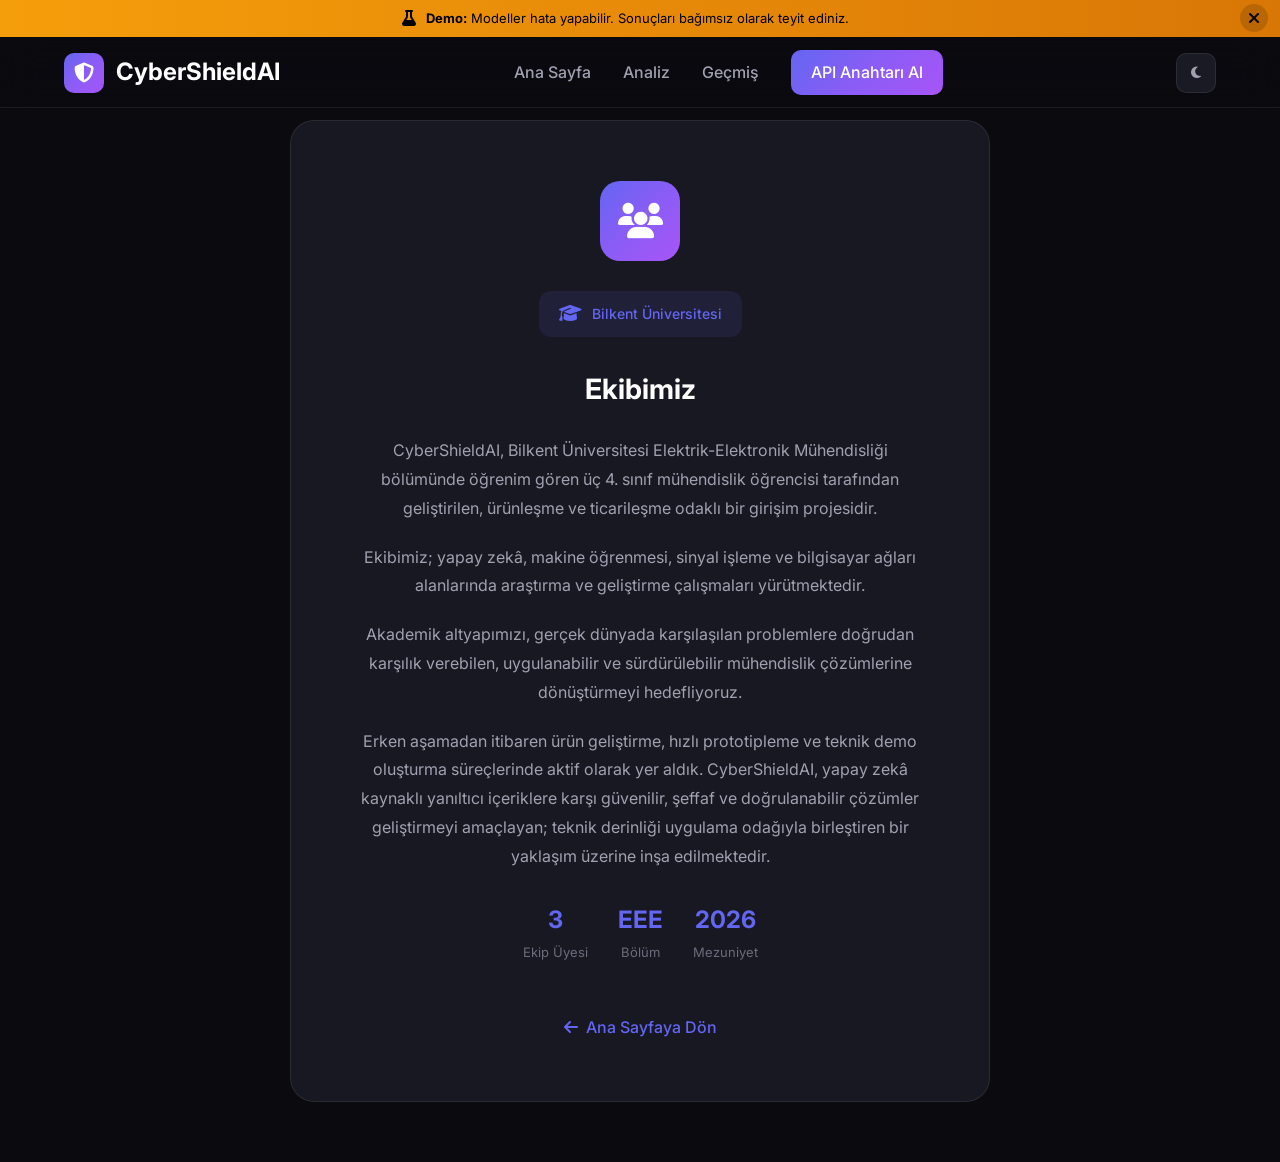
<file: about.html>
﻿<!DOCTYPE html>
<html lang="tr">
<head>
    <meta charset="UTF-8">
    <meta name="viewport" content="width=device-width, initial-scale=1.0">
    <title>Hakkımızda - CyberShieldAI</title>
    <link rel="stylesheet" href="css/style.css">
    <link rel="stylesheet" href="https://cdnjs.cloudflare.com/ajax/libs/font-awesome/6.5.1/css/all.min.css">
    <link href="https://fonts.googleapis.com/css2?family=Inter:wght@300;400;500;600;700;800&display=swap" rel="stylesheet">
    <style>
        .about-page {
            min-height: 100vh;
            position: relative;
            display: flex;
            align-items: center;
            justify-content: center;
            padding: 120px 20px 60px;
        }
        .about-bg {
            position: absolute;
            top: 0;
            left: 0;
            right: 0;
            bottom: 0;
            background: url('https://lh4.googleusercontent.com/7kgMaRGf5UpcM7-tADmWOZlm9VE-6R45p8DRqVkPM7Tro9U6oL8hYj8EjLu7qXt8Xvi9hN18iB5i1bvwb7RVuBw9smQcKV2x_WcGuesu7TKpsfh1I8YbQ8-pzE9DIr3JAJoNksGJi_uaMRJGcQ') center/cover no-repeat;
            opacity: 0.15;
            z-index: 0;
        }
        .about-bg::after {
            content: '';
            position: absolute;
            top: 0;
            left: 0;
            right: 0;
            bottom: 0;
            background: linear-gradient(180deg, var(--bg-primary) 0%, transparent 30%, transparent 70%, var(--bg-primary) 100%);
        }
        .about-card {
            position: relative;
            z-index: 1;
            background: rgba(26, 26, 36, 0.95);
            border: 1px solid var(--border-color);
            border-radius: 24px;
            padding: 60px;
            max-width: 700px;
            text-align: center;
            backdrop-filter: blur(10px);
        }
        [data-theme="light"] .about-card {
            background: rgba(255, 255, 255, 0.95);
        }
        .about-icon {
            width: 80px;
            height: 80px;
            background: var(--accent-gradient);
            border-radius: 20px;
            display: flex;
            align-items: center;
            justify-content: center;
            margin: 0 auto 30px;
            font-size: 36px;
            color: white;
        }
        .about-card h1 {
            font-size: 28px;
            margin-bottom: 24px;
            color: var(--text-primary);
        }
        .about-card p {
            color: var(--text-secondary);
            line-height: 1.8;
            margin-bottom: 20px;
            font-size: 16px;
        }
        .university-badge {
            display: inline-flex;
            align-items: center;
            gap: 10px;
            background: rgba(99, 102, 241, 0.1);
            color: var(--accent-primary);
            padding: 12px 20px;
            border-radius: 12px;
            font-size: 14px;
            font-weight: 500;
            margin-bottom: 30px;
        }
        .university-badge i {
            font-size: 18px;
        }
        .team-info {
            display: flex;
            justify-content: center;
            gap: 30px;
            margin: 30px 0;
            flex-wrap: wrap;
        }
        .team-stat {
            text-align: center;
        }
        .team-stat-value {
            display: block;
            font-size: 24px;
            font-weight: 700;
            color: var(--accent-primary);
        }
        .team-stat-label {
            font-size: 13px;
            color: var(--text-muted);
        }
        .back-link {
            display: inline-flex;
            align-items: center;
            gap: 8px;
            color: var(--accent-primary);
            text-decoration: none;
            font-weight: 500;
            margin-top: 20px;
        }
        .back-link:hover {
            text-decoration: underline;
        }
    </style>
</head>
<body>
    <!-- Demo Disclaimer Banner -->
    <div class="demo-banner" id="demoBanner">
        <i class="fas fa-flask"></i>
        <span><strong>Demo:</strong> Modeller hata yapabilir. Sonuçları bağımsız olarak teyit ediniz.</span>
        <button class="banner-close" id="bannerClose" aria-label="Kapat"><i class="fas fa-times"></i></button>
    </div>

    <!-- Navigation -->
    <nav class="navbar">
        <div class="nav-container">
            <a href="index.html" class="logo">
                <div class="logo-icon">
                    <i class="fas fa-shield-halved"></i>
                </div>
                <span>CyberShieldAI</span>
            </a>
            <div class="nav-links">
                <a href="index.html">Ana Sayfa</a>
                <a href="analyze.html">Analiz</a>
                <a href="history.html">Geçmiş</a>
                <a href="api.html" class="nav-btn">API Anahtarı Al</a>
            </div>
            <button class="theme-toggle" id="themeToggle">
                <i class="fas fa-moon"></i>
            </button>
        </div>
    </nav>

    <section class="about-page">
        <div class="about-bg"></div>
        <div class="about-card">
            <div class="about-icon">
                <i class="fas fa-users"></i>
            </div>
            <div class="university-badge">
                <i class="fas fa-graduation-cap"></i>
                Bilkent Üniversitesi
            </div>
            <h1>Ekibimiz</h1>
            <p>
                CyberShieldAI, Bilkent Üniversitesi Elektrik-Elektronik Mühendisliği bölümünde öğrenim gören üç 4. sınıf mühendislik öğrencisi tarafından geliştirilen, ürünleşme ve ticarileşme odaklı bir girişim projesidir.
            </p>
            <p>
                Ekibimiz; yapay zekâ, makine öğrenmesi, sinyal işleme ve bilgisayar ağları alanlarında araştırma ve geliştirme çalışmaları yürütmektedir.
            </p>
            <p>
                Akademik altyapımızı, gerçek dünyada karşılaşılan problemlere doğrudan karşılık verebilen, uygulanabilir ve sürdürülebilir mühendislik çözümlerine dönüştürmeyi hedefliyoruz.
            </p>
            <p>
                Erken aşamadan itibaren ürün geliştirme, hızlı prototipleme ve teknik demo oluşturma süreçlerinde aktif olarak yer aldık. CyberShieldAI, yapay zekâ kaynaklı yanıltıcı içeriklere karşı güvenilir, şeffaf ve doğrulanabilir çözümler geliştirmeyi amaçlayan; teknik derinliği uygulama odağıyla birleştiren bir yaklaşım üzerine inşa edilmektedir.
            </p>
            <div class="team-info">
                <div class="team-stat">
                    <span class="team-stat-value">3</span>
                    <span class="team-stat-label">Ekip Üyesi</span>
                </div>
                <div class="team-stat">
                    <span class="team-stat-value">EEE</span>
                    <span class="team-stat-label">Bölüm</span>
                </div>
                <div class="team-stat">
                    <span class="team-stat-value">2026</span>
                    <span class="team-stat-label">Mezuniyet</span>
                </div>
            </div>
            <a href="index.html" class="back-link">
                <i class="fas fa-arrow-left"></i>
                Ana Sayfaya Dön
            </a>
        </div>
    </section>

    <script src="js/main.js"></script>
</body>
</html>
</file>
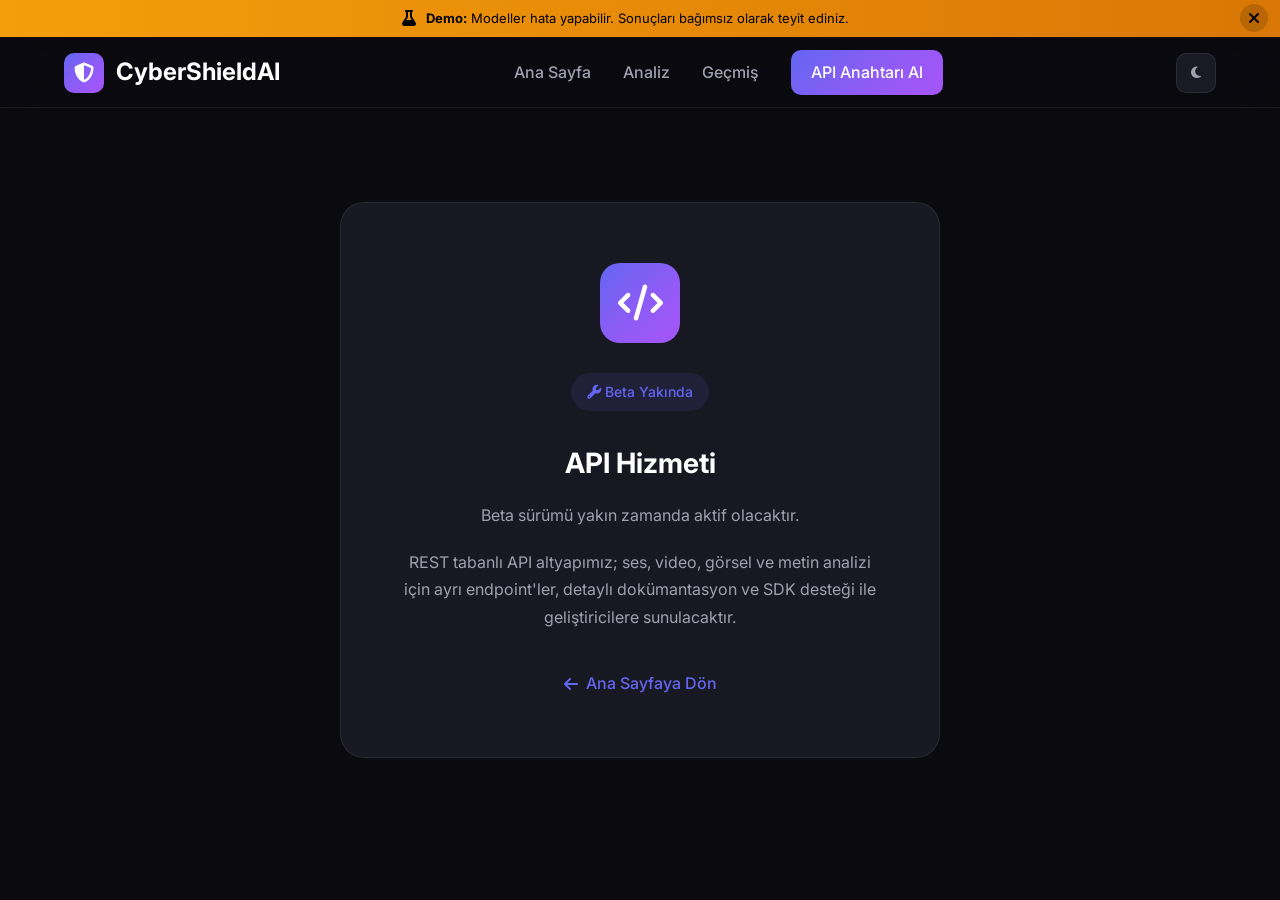
<file: api.html>
﻿<!DOCTYPE html>
<html lang="tr">
<head>
    <meta charset="UTF-8">
    <meta name="viewport" content="width=device-width, initial-scale=1.0">
    <title>API - CyberShieldAI</title>
    <link rel="stylesheet" href="css/style.css">
    <link rel="stylesheet" href="https://cdnjs.cloudflare.com/ajax/libs/font-awesome/6.5.1/css/all.min.css">
    <link href="https://fonts.googleapis.com/css2?family=Inter:wght@300;400;500;600;700;800&display=swap" rel="stylesheet">
    <style>
        .info-page {
            min-height: 100vh;
            position: relative;
            display: flex;
            align-items: center;
            justify-content: center;
            padding: 120px 20px 60px;
        }
        .info-bg {
            position: absolute;
            top: 0;
            left: 0;
            right: 0;
            bottom: 0;
            background: url('https://lh4.googleusercontent.com/7kgMaRGf5UpcM7-tADmWOZlm9VE-6R45p8DRqVkPM7Tro9U6oL8hYj8EjLu7qXt8Xvi9hN18iB5i1bvwb7RVuBw9smQcKV2x_WcGuesu7TKpsfh1I8YbQ8-pzE9DIr3JAJoNksGJi_uaMRJGcQ') center/cover no-repeat;
            opacity: 0.12;
            z-index: 0;
        }
        .info-bg::after {
            content: '';
            position: absolute;
            top: 0;
            left: 0;
            right: 0;
            bottom: 0;
            background: linear-gradient(180deg, var(--bg-primary) 0%, transparent 30%, transparent 70%, var(--bg-primary) 100%);
        }
        .info-card {
            position: relative;
            z-index: 1;
            background: rgba(26, 26, 36, 0.95);
            border: 1px solid var(--border-color);
            border-radius: 24px;
            padding: 60px;
            max-width: 600px;
            text-align: center;
            backdrop-filter: blur(10px);
        }
        [data-theme="light"] .info-card {
            background: rgba(255, 255, 255, 0.95);
        }
        .info-icon {
            width: 80px;
            height: 80px;
            background: var(--accent-gradient);
            border-radius: 20px;
            display: flex;
            align-items: center;
            justify-content: center;
            margin: 0 auto 30px;
            font-size: 36px;
            color: white;
        }
        .info-card h1 {
            font-size: 28px;
            margin-bottom: 16px;
            color: var(--text-primary);
        }
        .info-card p {
            color: var(--text-secondary);
            line-height: 1.7;
            margin-bottom: 20px;
        }
        .info-badge {
            display: inline-block;
            background: rgba(99, 102, 241, 0.1);
            color: var(--accent-primary);
            padding: 8px 16px;
            border-radius: 20px;
            font-size: 14px;
            font-weight: 500;
            margin-bottom: 30px;
        }
        .back-link {
            display: inline-flex;
            align-items: center;
            gap: 8px;
            color: var(--accent-primary);
            text-decoration: none;
            font-weight: 500;
            margin-top: 20px;
        }
        .back-link:hover {
            text-decoration: underline;
        }
    </style>
</head>
<body>
    <!-- Demo Disclaimer Banner -->
    <div class="demo-banner" id="demoBanner">
        <i class="fas fa-flask"></i>
        <span><strong>Demo:</strong> Modeller hata yapabilir. Sonuçları bağımsız olarak teyit ediniz.</span>
        <button class="banner-close" id="bannerClose" aria-label="Kapat"><i class="fas fa-times"></i></button>
    </div>

    <!-- Navigation -->
    <nav class="navbar">
        <div class="nav-container">
            <a href="index.html" class="logo">
                <div class="logo-icon">
                    <i class="fas fa-shield-halved"></i>
                </div>
                <span>CyberShieldAI</span>
            </a>
            <div class="nav-links">
                <a href="index.html">Ana Sayfa</a>
                <a href="analyze.html">Analiz</a>
                <a href="history.html">Geçmiş</a>
                <a href="api.html" class="nav-btn active">API Anahtarı Al</a>
            </div>
            <button class="theme-toggle" id="themeToggle">
                <i class="fas fa-moon"></i>
            </button>
        </div>
    </nav>

    <section class="info-page">
        <div class="info-bg"></div>
        <div class="info-card">
            <div class="info-icon">
                <i class="fas fa-code"></i>
            </div>
            <span class="info-badge"><i class="fas fa-wrench"></i> Beta Yakında</span>
            <h1>API Hizmeti</h1>
            <p>
                Beta sürümü yakın zamanda aktif olacaktır.
            </p>
            <p>
                REST tabanlı API altyapımız; ses, video, görsel ve metin analizi için ayrı endpoint'ler, detaylı dokümantasyon ve SDK desteği ile geliştiricilere sunulacaktır.
            </p>
            <a href="index.html" class="back-link">
                <i class="fas fa-arrow-left"></i>
                Ana Sayfaya Dön
            </a>
        </div>
    </section>

    <script src="js/main.js"></script>
</body>
</html>
</file>
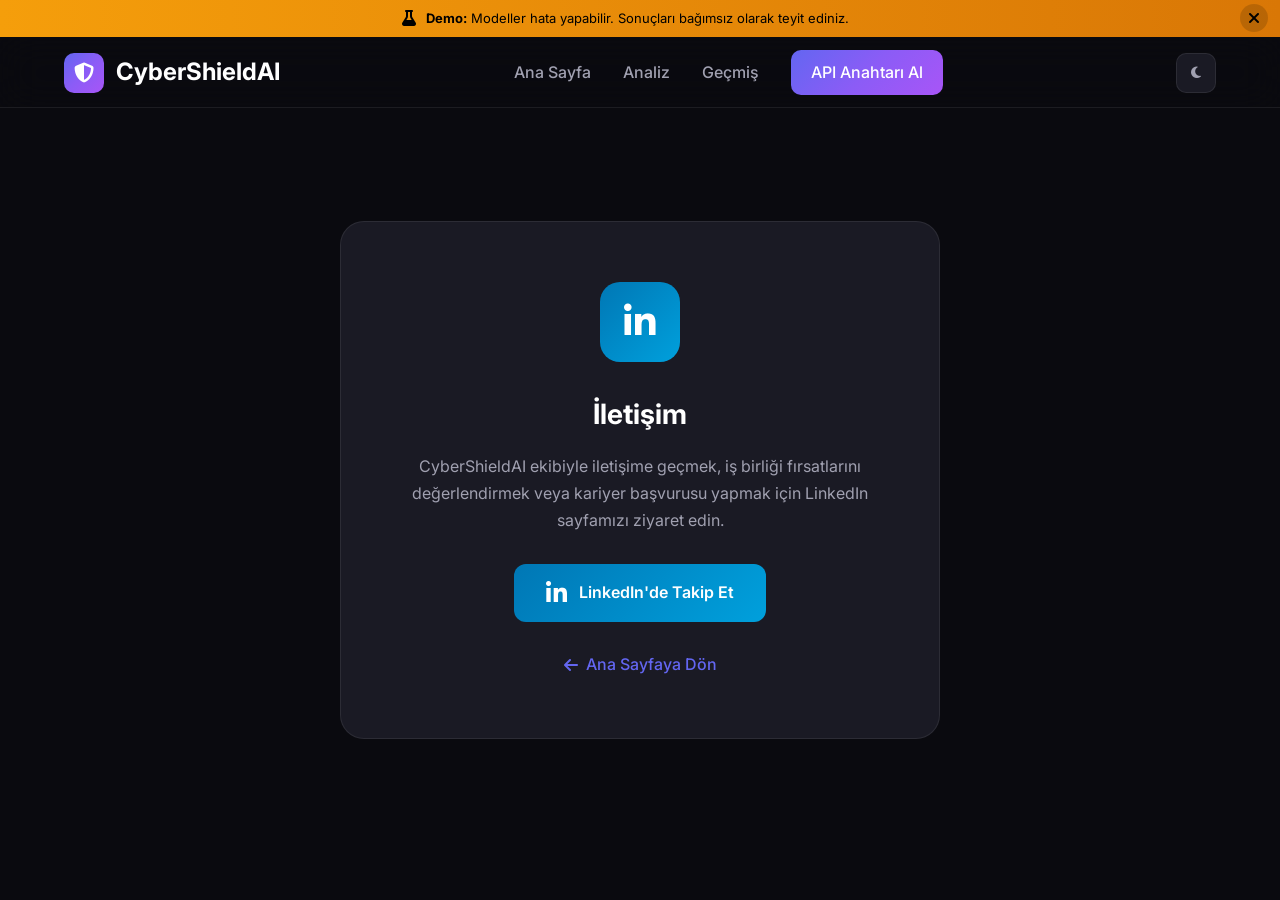
<file: contact.html>
﻿<!DOCTYPE html>
<html lang="tr">
<head>
    <meta charset="UTF-8">
    <meta name="viewport" content="width=device-width, initial-scale=1.0">
    <title>İletişim - CyberShieldAI</title>
    <link rel="stylesheet" href="css/style.css">
    <link rel="stylesheet" href="https://cdnjs.cloudflare.com/ajax/libs/font-awesome/6.5.1/css/all.min.css">
    <link href="https://fonts.googleapis.com/css2?family=Inter:wght@300;400;500;600;700;800&display=swap" rel="stylesheet">
    <style>
        .info-page {
            min-height: 100vh;
            display: flex;
            align-items: center;
            justify-content: center;
            padding: 120px 20px 60px;
        }
        .info-card {
            background: var(--bg-card);
            border: 1px solid var(--border-color);
            border-radius: 24px;
            padding: 60px;
            max-width: 600px;
            text-align: center;
        }
        .info-icon {
            width: 80px;
            height: 80px;
            background: linear-gradient(135deg, #0077b5 0%, #00a0dc 100%);
            border-radius: 20px;
            display: flex;
            align-items: center;
            justify-content: center;
            margin: 0 auto 30px;
            font-size: 36px;
            color: white;
        }
        .info-card h1 {
            font-size: 28px;
            margin-bottom: 16px;
            color: var(--text-primary);
        }
        .info-card p {
            color: var(--text-secondary);
            line-height: 1.7;
            margin-bottom: 30px;
        }
        .linkedin-btn {
            display: inline-flex;
            align-items: center;
            gap: 12px;
            background: linear-gradient(135deg, #0077b5 0%, #00a0dc 100%);
            color: white;
            padding: 16px 32px;
            border-radius: 12px;
            text-decoration: none;
            font-weight: 600;
            font-size: 16px;
            transition: transform 0.2s, box-shadow 0.2s;
        }
        .linkedin-btn:hover {
            transform: translateY(-2px);
            box-shadow: 0 8px 25px rgba(0, 119, 181, 0.4);
        }
        .linkedin-btn i {
            font-size: 24px;
        }
        .back-link {
            display: inline-flex;
            align-items: center;
            gap: 8px;
            color: var(--accent-primary);
            text-decoration: none;
            font-weight: 500;
            margin-top: 30px;
        }
        .back-link:hover {
            text-decoration: underline;
        }
    </style>
</head>
<body>
    <!-- Demo Disclaimer Banner -->
    <div class="demo-banner" id="demoBanner">
        <i class="fas fa-flask"></i>
        <span><strong>Demo:</strong> Modeller hata yapabilir. Sonuçları bağımsız olarak teyit ediniz.</span>
        <button class="banner-close" id="bannerClose" aria-label="Kapat"><i class="fas fa-times"></i></button>
    </div>

    <!-- Navigation -->
    <nav class="navbar">
        <div class="nav-container">
            <a href="index.html" class="logo">
                <div class="logo-icon">
                    <i class="fas fa-shield-halved"></i>
                </div>
                <span>CyberShieldAI</span>
            </a>
            <div class="nav-links">
                <a href="index.html">Ana Sayfa</a>
                <a href="analyze.html">Analiz</a>
                <a href="history.html">Geçmiş</a>
                <a href="api.html" class="nav-btn">API Anahtarı Al</a>
            </div>
            <button class="theme-toggle" id="themeToggle">
                <i class="fas fa-moon"></i>
            </button>
        </div>
    </nav>

    <section class="info-page">
        <div class="info-card">
            <div class="info-icon">
                <i class="fab fa-linkedin-in"></i>
            </div>
            <h1>İletişim</h1>
            <p>
                CyberShieldAI ekibiyle iletişime geçmek, iş birliği fırsatlarını değerlendirmek veya kariyer başvurusu yapmak için LinkedIn sayfamızı ziyaret edin.
            </p>
            <a href="https://www.linkedin.com/company/kovakai" target="_blank" rel="noopener" class="linkedin-btn">
                <i class="fab fa-linkedin-in"></i>
                LinkedIn'de Takip Et
            </a>
            <br>
            <a href="index.html" class="back-link">
                <i class="fas fa-arrow-left"></i>
                Ana Sayfaya Dön
            </a>
        </div>
    </section>

    <script src="js/main.js"></script>
</body>
</html>
</file>
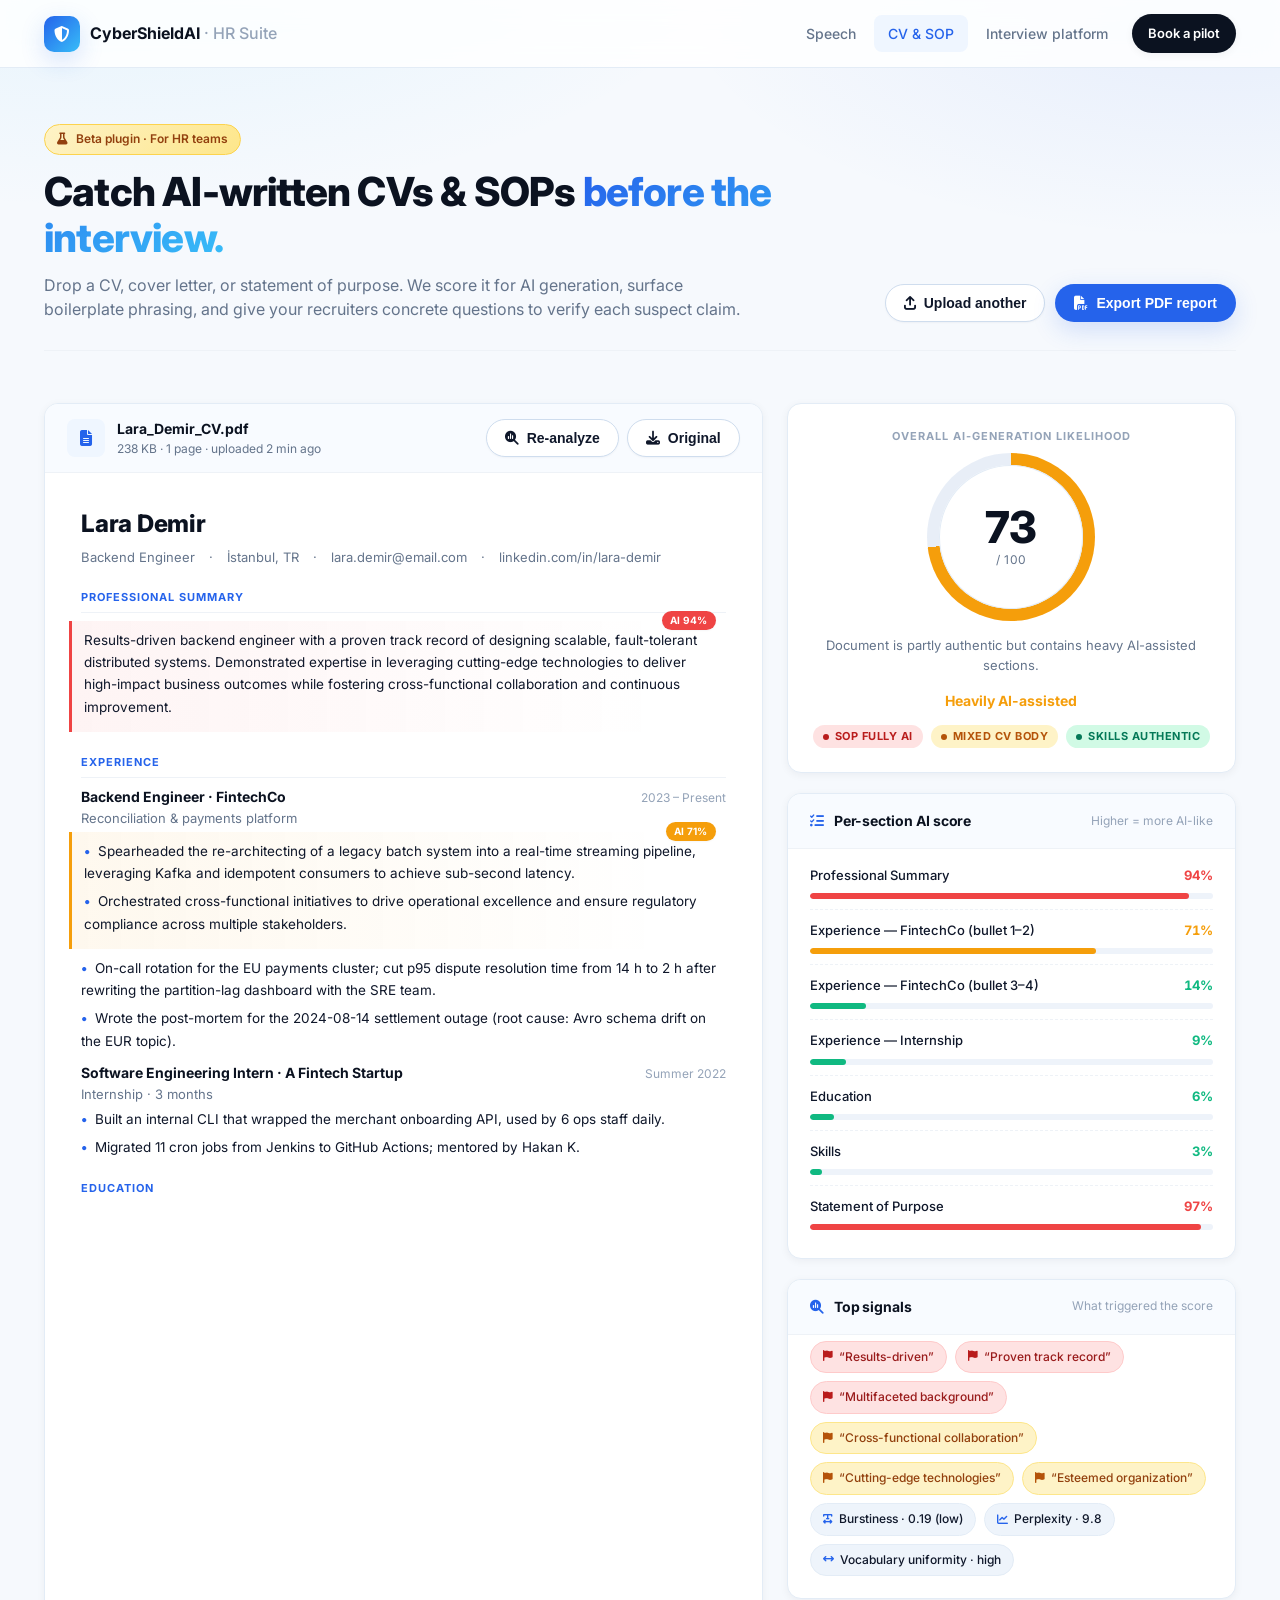
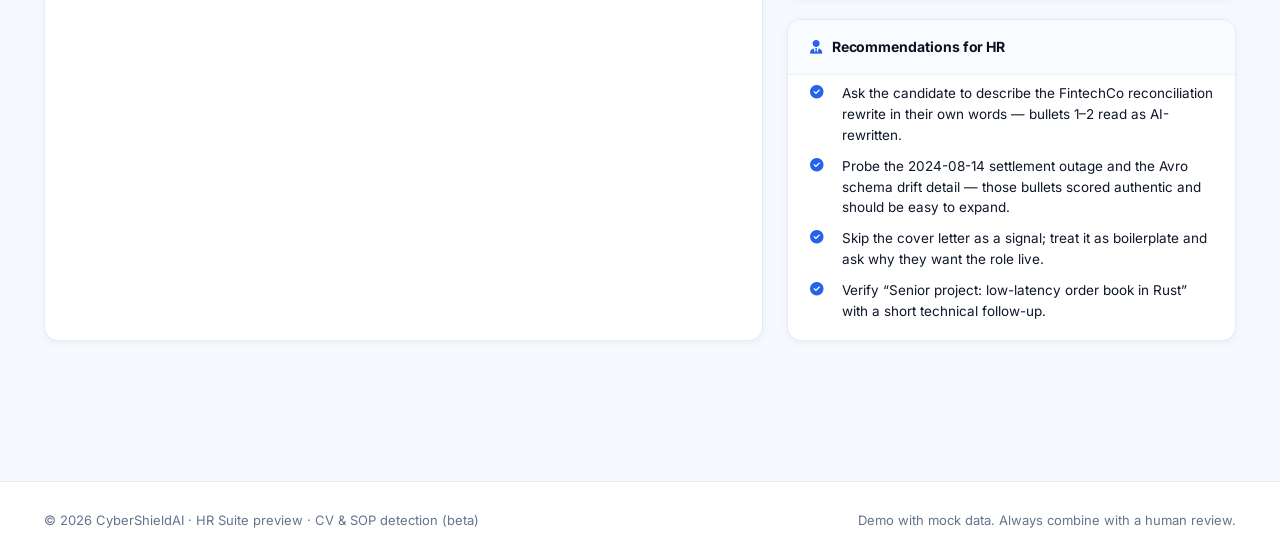
<file: cv-check.html>
<!DOCTYPE html>
<html lang="en">
<head>
    <meta charset="UTF-8">
    <meta name="viewport" content="width=device-width, initial-scale=1.0">
    <title>CV &amp; SOP AI Detection (Beta) — CyberShieldAI HR Suite</title>
    <link rel="stylesheet" href="css/hr-suite.css">
    <link rel="stylesheet" href="https://cdnjs.cloudflare.com/ajax/libs/font-awesome/6.5.1/css/all.min.css">
    <link href="https://fonts.googleapis.com/css2?family=Inter:wght@400;500;600;700;800&display=swap" rel="stylesheet">
</head>
<body class="hr-page">

    <!-- ===== Top nav ===== -->
    <nav class="hr-nav">
        <div class="hr-nav-inner">
            <a href="index.html" class="hr-logo">
                <span class="hr-logo-mark"><i class="fas fa-shield-halved"></i></span>
                <span>CyberShieldAI <span style="color: var(--hr-text-soft); font-weight: 500;">· HR&nbsp;Suite</span></span>
            </a>
            <div class="hr-nav-links">
                <a href="speech.html" class="hr-nav-link">Speech</a>
                <a href="cv-check.html" class="hr-nav-link active">CV &amp; SOP</a>
                <a href="index.html" class="hr-nav-link">Interview platform</a>
                <a href="contact.html" class="hr-btn-cta">Book a pilot</a>
            </div>
        </div>
    </nav>

    <!-- ===== Hero ===== -->
    <header class="hr-hero">
        <div class="hr-container">
            <div class="hr-hero-inner">
                <div>
                    <span class="hr-eyebrow beta"><i class="fas fa-flask"></i> Beta plugin · For HR teams</span>
                    <h1 class="hr-title">Catch AI-written CVs &amp; SOPs <span class="hr-title-accent">before the interview.</span></h1>
                    <p class="hr-subtitle">Drop a CV, cover letter, or statement of purpose. We score it for AI generation, surface boilerplate phrasing, and give your recruiters concrete questions to verify each suspect claim.</p>
                </div>
                <div class="hr-hero-actions">
                    <button class="hr-btn hr-btn-ghost"><i class="fas fa-arrow-up-from-bracket"></i> Upload another</button>
                    <button class="hr-btn hr-btn-primary"><i class="fas fa-file-pdf"></i> Export PDF report</button>
                </div>
            </div>
        </div>
    </header>

    <!-- ===== Analysis body ===== -->
    <main class="hr-section">
        <div class="hr-container">
            <div class="hr-grid-2">

                <!-- ===== LEFT — document preview ===== -->
                <section class="hr-card">
                    <div class="hr-doc-toolbar">
                        <div class="hr-doc-file">
                            <div class="hr-doc-icon"><i class="fas fa-file-lines"></i></div>
                            <div>
                                <div class="hr-doc-name">Lara_Demir_CV.pdf</div>
                                <div class="hr-doc-sub">238&nbsp;KB · 1 page · uploaded 2 min ago</div>
                            </div>
                        </div>
                        <div class="hr-doc-actions">
                            <button class="hr-btn hr-btn-ghost"><i class="fas fa-magnifying-glass-chart"></i> Re-analyze</button>
                            <button class="hr-btn hr-btn-ghost"><i class="fas fa-download"></i> Original</button>
                        </div>
                    </div>

                    <article class="hr-doc-page">

                        <header>
                            <h2 class="hr-cv-name">Lara Demir</h2>
                            <div class="hr-cv-contact">
                                <span>Backend Engineer</span>
                                <span>·</span>
                                <span>İstanbul, TR</span>
                                <span>·</span>
                                <span>lara.demir@email.com</span>
                                <span>·</span>
                                <span>linkedin.com/in/lara-demir</span>
                            </div>
                        </header>

                        <!-- Summary (high AI) -->
                        <section class="hr-cv-section">
                            <h4>Professional Summary</h4>
                            <div class="hr-ai-block">
                                <span class="hr-ai-tag">AI 94%</span>
                                <p>Results-driven backend engineer with a proven track record of designing scalable, fault-tolerant distributed systems. Demonstrated expertise in leveraging cutting-edge technologies to deliver high-impact business outcomes while fostering cross-functional collaboration and continuous improvement.</p>
                            </div>
                        </section>

                        <!-- Experience -->
                        <section class="hr-cv-section">
                            <h4>Experience</h4>

                            <div class="hr-cv-entry">
                                <div class="hr-cv-entry-head">
                                    <span class="hr-cv-role">Backend Engineer · FintechCo</span>
                                    <span class="hr-cv-when">2023 – Present</span>
                                </div>
                                <div class="hr-cv-org">Reconciliation &amp; payments platform</div>
                                <div class="hr-ai-block medium">
                                    <span class="hr-ai-tag">AI 71%</span>
                                    <ul>
                                        <li>Spearheaded the re-architecting of a legacy batch system into a real-time streaming pipeline, leveraging Kafka and idempotent consumers to achieve sub-second latency.</li>
                                        <li>Orchestrated cross-functional initiatives to drive operational excellence and ensure regulatory compliance across multiple stakeholders.</li>
                                    </ul>
                                </div>
                                <ul>
                                    <li>On-call rotation for the EU payments cluster; cut p95 dispute resolution time from 14&nbsp;h to 2&nbsp;h after rewriting the partition-lag dashboard with the SRE team.</li>
                                    <li>Wrote the post-mortem for the 2024-08-14 settlement outage (root cause: Avro schema drift on the EUR topic).</li>
                                </ul>
                            </div>

                            <div class="hr-cv-entry">
                                <div class="hr-cv-entry-head">
                                    <span class="hr-cv-role">Software Engineering Intern · A Fintech Startup</span>
                                    <span class="hr-cv-when">Summer 2022</span>
                                </div>
                                <div class="hr-cv-org">Internship · 3 months</div>
                                <ul>
                                    <li>Built an internal CLI that wrapped the merchant onboarding API, used by 6 ops staff daily.</li>
                                    <li>Migrated 11 cron jobs from Jenkins to GitHub Actions; mentored by Hakan&nbsp;K.</li>
                                </ul>
                            </div>
                        </section>

                        <!-- Education -->
                        <section class="hr-cv-section">
                            <h4>Education</h4>
                            <div class="hr-cv-entry">
                                <div class="hr-cv-entry-head">
                                    <span class="hr-cv-role">B.Sc. Computer Engineering · Bilkent University</span>
                                    <span class="hr-cv-when">2019 – 2023</span>
                                </div>
                                <ul>
                                    <li>GPA 3.41 / 4.00. Senior project: low-latency order book in Rust.</li>
                                </ul>
                            </div>
                        </section>

                        <!-- Skills (mostly genuine) -->
                        <section class="hr-cv-section">
                            <h4>Skills</h4>
                            <ul>
                                <li>Languages: Go, Python, Rust, TypeScript</li>
                                <li>Infra: Kafka, PostgreSQL, Redis, Kubernetes, Terraform</li>
                                <li>Observability: Grafana, Prometheus, OpenTelemetry</li>
                            </ul>
                        </section>

                        <!-- Statement of purpose excerpt (very high AI) -->
                        <section class="hr-cv-section">
                            <h4>Statement of Purpose <span style="color:var(--hr-text-soft); font-weight:500;">(attached cover letter excerpt)</span></h4>
                            <div class="hr-ai-block">
                                <span class="hr-ai-tag">AI 97%</span>
                                <p>Throughout my journey as an engineer, I have cultivated a deep appreciation for the intersection of technical rigor and human-centered design. It is with great enthusiasm that I submit my application — I am confident that my multifaceted background, combined with my unwavering commitment to excellence, will enable me to make a meaningful contribution to your esteemed organization.</p>
                            </div>
                        </section>

                    </article>
                </section>

                <!-- ===== RIGHT — analysis summary ===== -->
                <div class="hr-stack">

                    <!-- Overall score -->
                    <section class="hr-card hr-gauge-card">
                        <div style="font-size:11px;font-weight:700;letter-spacing:1px;text-transform:uppercase;color:var(--hr-text-soft);">Overall AI-generation likelihood</div>
                        <div class="hr-gauge" style="--val: 73; --color: var(--hr-warning);">
                            <div class="hr-gauge-inner">
                                <span class="hr-gauge-value">73</span>
                                <span class="hr-gauge-suffix">/ 100</span>
                            </div>
                        </div>
                        <div class="hr-gauge-label">Document is partly authentic but contains heavy AI-assisted sections.</div>
                        <div class="hr-gauge-verdict" style="color: var(--hr-warning);">Heavily AI-assisted</div>
                        <div style="display:flex;gap:8px;justify-content:center;margin-top:14px;flex-wrap:wrap;">
                            <span class="hr-pill high"><span class="dot"></span> SOP fully AI</span>
                            <span class="hr-pill medium"><span class="dot"></span> Mixed CV body</span>
                            <span class="hr-pill low"><span class="dot"></span> Skills authentic</span>
                        </div>
                    </section>

                    <!-- Per-section breakdown -->
                    <section class="hr-card">
                        <div class="hr-card-header">
                            <div class="hr-card-title"><i class="fas fa-list-check"></i> Per-section AI score</div>
                            <span class="hr-card-meta">Higher = more AI-like</span>
                        </div>
                        <div style="padding: 6px 22px 18px;">

                            <div class="hr-breakdown-row">
                                <span class="hr-breakdown-name">Professional Summary</span>
                                <span class="hr-breakdown-pct danger">94%</span>
                                <div class="hr-bar"><div class="hr-bar-fill danger" style="width:94%"></div></div>
                            </div>
                            <div class="hr-breakdown-row">
                                <span class="hr-breakdown-name">Experience — FintechCo (bullet 1–2)</span>
                                <span class="hr-breakdown-pct warn">71%</span>
                                <div class="hr-bar"><div class="hr-bar-fill warn" style="width:71%"></div></div>
                            </div>
                            <div class="hr-breakdown-row">
                                <span class="hr-breakdown-name">Experience — FintechCo (bullet 3–4)</span>
                                <span class="hr-breakdown-pct ok">14%</span>
                                <div class="hr-bar"><div class="hr-bar-fill ok" style="width:14%"></div></div>
                            </div>
                            <div class="hr-breakdown-row">
                                <span class="hr-breakdown-name">Experience — Internship</span>
                                <span class="hr-breakdown-pct ok">9%</span>
                                <div class="hr-bar"><div class="hr-bar-fill ok" style="width:9%"></div></div>
                            </div>
                            <div class="hr-breakdown-row">
                                <span class="hr-breakdown-name">Education</span>
                                <span class="hr-breakdown-pct ok">6%</span>
                                <div class="hr-bar"><div class="hr-bar-fill ok" style="width:6%"></div></div>
                            </div>
                            <div class="hr-breakdown-row">
                                <span class="hr-breakdown-name">Skills</span>
                                <span class="hr-breakdown-pct ok">3%</span>
                                <div class="hr-bar"><div class="hr-bar-fill ok" style="width:3%"></div></div>
                            </div>
                            <div class="hr-breakdown-row">
                                <span class="hr-breakdown-name">Statement of Purpose</span>
                                <span class="hr-breakdown-pct danger">97%</span>
                                <div class="hr-bar"><div class="hr-bar-fill danger" style="width:97%"></div></div>
                            </div>

                        </div>
                    </section>

                    <!-- Top signals -->
                    <section class="hr-card">
                        <div class="hr-card-header">
                            <div class="hr-card-title"><i class="fas fa-magnifying-glass-chart"></i> Top signals</div>
                            <span class="hr-card-meta">What triggered the score</span>
                        </div>
                        <div class="hr-chips">
                            <span class="hr-chip danger"><i class="fas fa-flag"></i> “Results-driven”</span>
                            <span class="hr-chip danger"><i class="fas fa-flag"></i> “Proven track record”</span>
                            <span class="hr-chip danger"><i class="fas fa-flag"></i> “Multifaceted background”</span>
                            <span class="hr-chip warn"><i class="fas fa-flag"></i> “Cross-functional collaboration”</span>
                            <span class="hr-chip warn"><i class="fas fa-flag"></i> “Cutting-edge technologies”</span>
                            <span class="hr-chip warn"><i class="fas fa-flag"></i> “Esteemed organization”</span>
                            <span class="hr-chip"><i class="fas fa-text-width"></i> Burstiness · 0.19 (low)</span>
                            <span class="hr-chip"><i class="fas fa-chart-line"></i> Perplexity · 9.8</span>
                            <span class="hr-chip"><i class="fas fa-arrows-left-right"></i> Vocabulary uniformity · high</span>
                        </div>
                    </section>

                    <!-- HR recommendations -->
                    <section class="hr-card">
                        <div class="hr-card-header">
                            <div class="hr-card-title"><i class="fas fa-user-tie"></i> Recommendations for HR</div>
                        </div>
                        <ul class="hr-rec-list">
                            <li><i class="fas fa-circle-check"></i> Ask the candidate to describe the FintechCo reconciliation rewrite in their own words — bullets 1–2 read as AI-rewritten.</li>
                            <li><i class="fas fa-circle-check"></i> Probe the 2024-08-14 settlement outage and the Avro schema drift detail — those bullets scored authentic and should be easy to expand.</li>
                            <li><i class="fas fa-circle-check"></i> Skip the cover letter as a signal; treat it as boilerplate and ask why they want the role live.</li>
                            <li><i class="fas fa-circle-check"></i> Verify “Senior project: low-latency order book in Rust” with a short technical follow-up.</li>
                        </ul>
                    </section>

                </div>
            </div>
        </div>
    </main>

    <!-- ===== Footer ===== -->
    <footer class="hr-footer">
        <div class="hr-footer-inner">
            <span>&copy; 2026 CyberShieldAI · HR Suite preview · CV &amp; SOP detection (beta)</span>
            <span>Demo with mock data. Always combine with a human review.</span>
        </div>
    </footer>

</body>
</html>
</file>
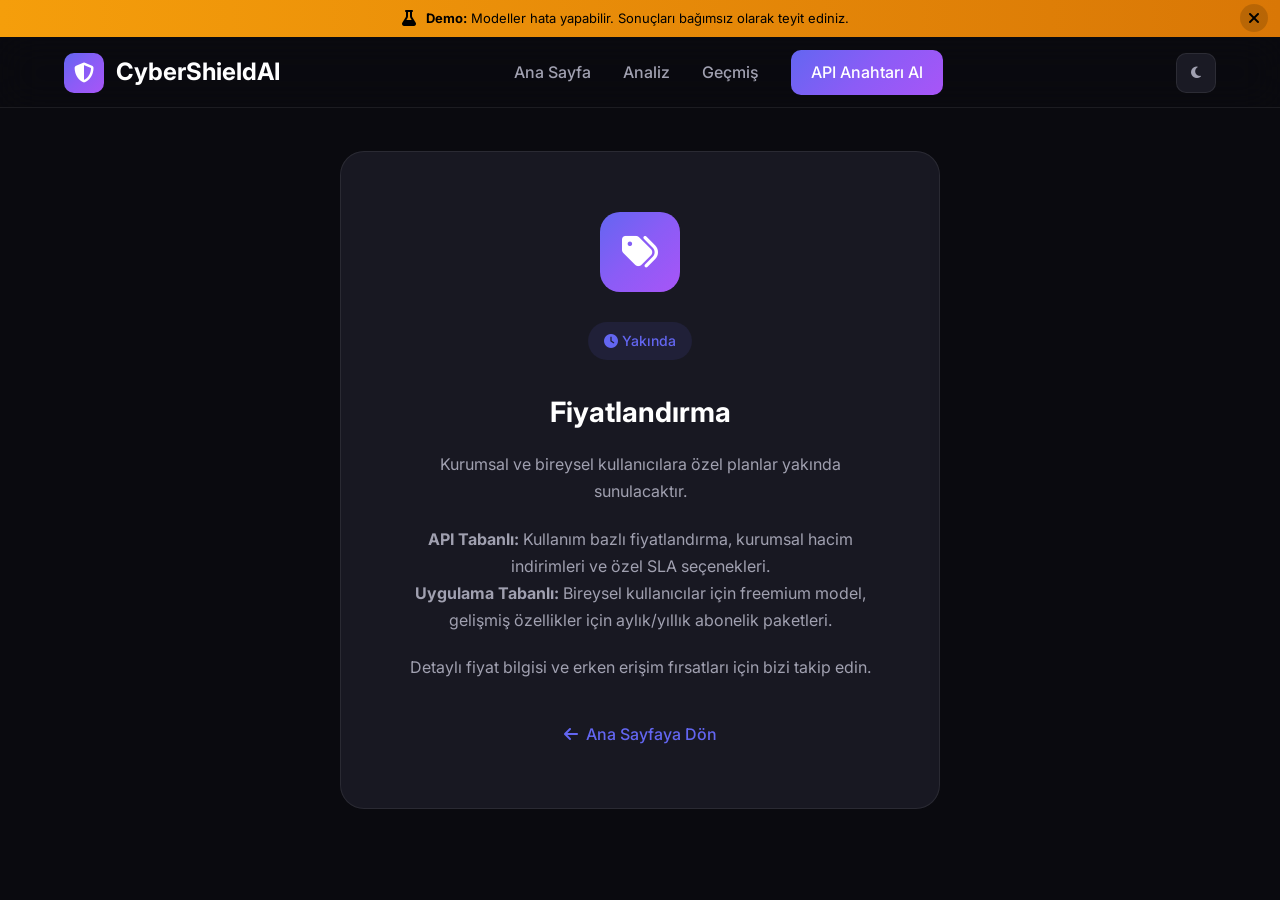
<file: pricing.html>
﻿<!DOCTYPE html>
<html lang="tr">
<head>
    <meta charset="UTF-8">
    <meta name="viewport" content="width=device-width, initial-scale=1.0">
    <title>Fiyatlandırma - CyberShieldAI</title>
    <link rel="stylesheet" href="css/style.css">
    <link rel="stylesheet" href="https://cdnjs.cloudflare.com/ajax/libs/font-awesome/6.5.1/css/all.min.css">
    <link href="https://fonts.googleapis.com/css2?family=Inter:wght@300;400;500;600;700;800&display=swap" rel="stylesheet">
    <style>
        .info-page {
            min-height: 100vh;
            position: relative;
            display: flex;
            align-items: center;
            justify-content: center;
            padding: 120px 20px 60px;
        }
        .info-bg {
            position: absolute;
            top: 0;
            left: 0;
            right: 0;
            bottom: 0;
            background: url('https://lh4.googleusercontent.com/7kgMaRGf5UpcM7-tADmWOZlm9VE-6R45p8DRqVkPM7Tro9U6oL8hYj8EjLu7qXt8Xvi9hN18iB5i1bvwb7RVuBw9smQcKV2x_WcGuesu7TKpsfh1I8YbQ8-pzE9DIr3JAJoNksGJi_uaMRJGcQ') center/cover no-repeat;
            opacity: 0.12;
            z-index: 0;
        }
        .info-bg::after {
            content: '';
            position: absolute;
            top: 0;
            left: 0;
            right: 0;
            bottom: 0;
            background: linear-gradient(180deg, var(--bg-primary) 0%, transparent 30%, transparent 70%, var(--bg-primary) 100%);
        }
        .info-card {
            position: relative;
            z-index: 1;
            background: rgba(26, 26, 36, 0.95);
            border: 1px solid var(--border-color);
            border-radius: 24px;
            padding: 60px;
            max-width: 600px;
            text-align: center;
            backdrop-filter: blur(10px);
        }
        [data-theme="light"] .info-card {
            background: rgba(255, 255, 255, 0.95);
        }
        .info-icon {
            width: 80px;
            height: 80px;
            background: var(--accent-gradient);
            border-radius: 20px;
            display: flex;
            align-items: center;
            justify-content: center;
            margin: 0 auto 30px;
            font-size: 36px;
            color: white;
        }
        .info-card h1 {
            font-size: 28px;
            margin-bottom: 16px;
            color: var(--text-primary);
        }
        .info-card p {
            color: var(--text-secondary);
            line-height: 1.7;
            margin-bottom: 20px;
        }
        .info-badge {
            display: inline-block;
            background: rgba(99, 102, 241, 0.1);
            color: var(--accent-primary);
            padding: 8px 16px;
            border-radius: 20px;
            font-size: 14px;
            font-weight: 500;
            margin-bottom: 30px;
        }
        .back-link {
            display: inline-flex;
            align-items: center;
            gap: 8px;
            color: var(--accent-primary);
            text-decoration: none;
            font-weight: 500;
            margin-top: 20px;
        }
        .back-link:hover {
            text-decoration: underline;
        }
    </style>
</head>
<body>
    <!-- Demo Disclaimer Banner -->
    <div class="demo-banner" id="demoBanner">
        <i class="fas fa-flask"></i>
        <span><strong>Demo:</strong> Modeller hata yapabilir. Sonuçları bağımsız olarak teyit ediniz.</span>
        <button class="banner-close" id="bannerClose" aria-label="Kapat"><i class="fas fa-times"></i></button>
    </div>

    <!-- Navigation -->
    <nav class="navbar">
        <div class="nav-container">
            <a href="index.html" class="logo">
                <div class="logo-icon">
                    <i class="fas fa-shield-halved"></i>
                </div>
                <span>CyberShieldAI</span>
            </a>
            <div class="nav-links">
                <a href="index.html">Ana Sayfa</a>
                <a href="analyze.html">Analiz</a>
                <a href="history.html">Geçmiş</a>
                <a href="api.html" class="nav-btn">API Anahtarı Al</a>
            </div>
            <button class="theme-toggle" id="themeToggle">
                <i class="fas fa-moon"></i>
            </button>
        </div>
    </nav>

    <section class="info-page">
        <div class="info-bg"></div>
        <div class="info-card">
            <div class="info-icon">
                <i class="fas fa-tags"></i>
            </div>
            <span class="info-badge"><i class="fas fa-clock"></i> Yakında</span>
            <h1>Fiyatlandırma</h1>
            <p>
                Kurumsal ve bireysel kullanıcılara özel planlar yakında sunulacaktır.
            </p>
            <p>
                <strong>API Tabanlı:</strong> Kullanım bazlı fiyatlandırma, kurumsal hacim indirimleri ve özel SLA seçenekleri.<br>
                <strong>Uygulama Tabanlı:</strong> Bireysel kullanıcılar için freemium model, gelişmiş özellikler için aylık/yıllık abonelik paketleri.
            </p>
            <p>
                Detaylı fiyat bilgisi ve erken erişim fırsatları için bizi takip edin.
            </p>
            <a href="index.html" class="back-link">
                <i class="fas fa-arrow-left"></i>
                Ana Sayfaya Dön
            </a>
        </div>
    </section>

    <script src="js/main.js"></script>
</body>
</html>
</file>
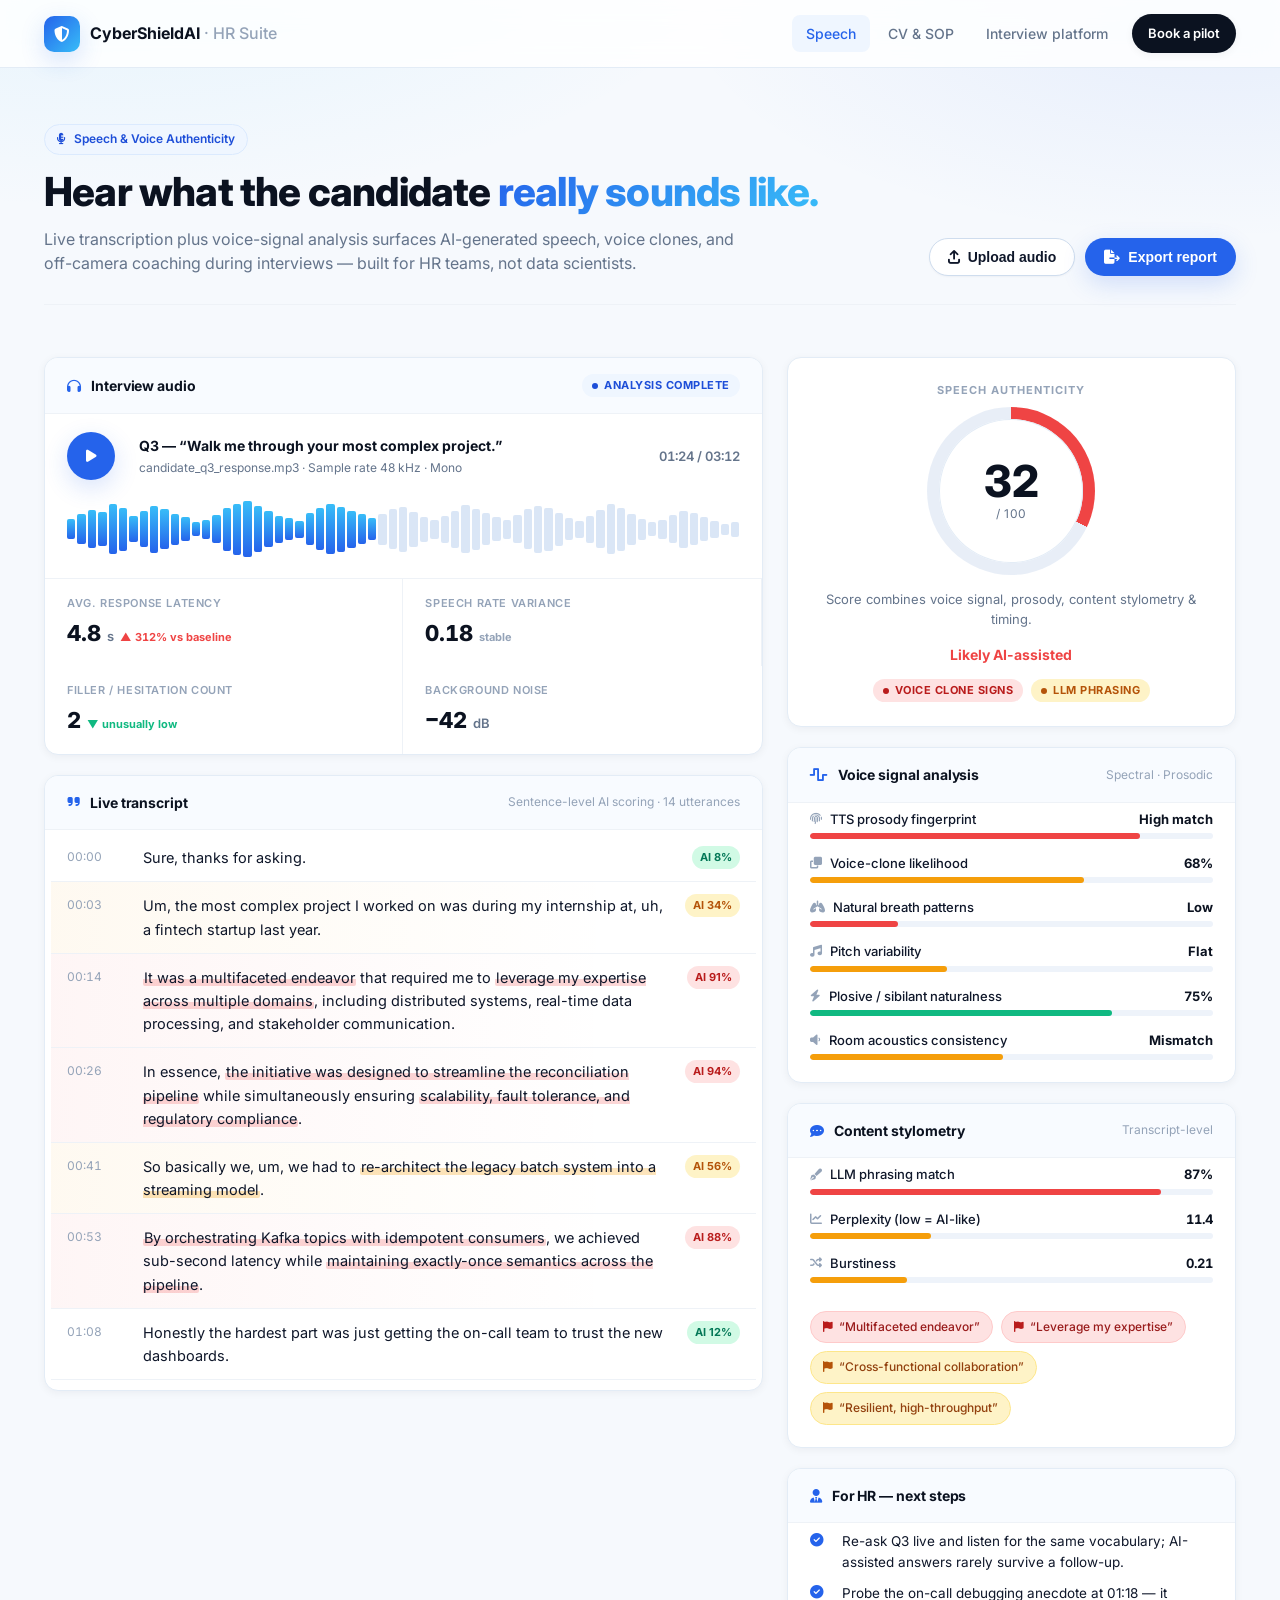
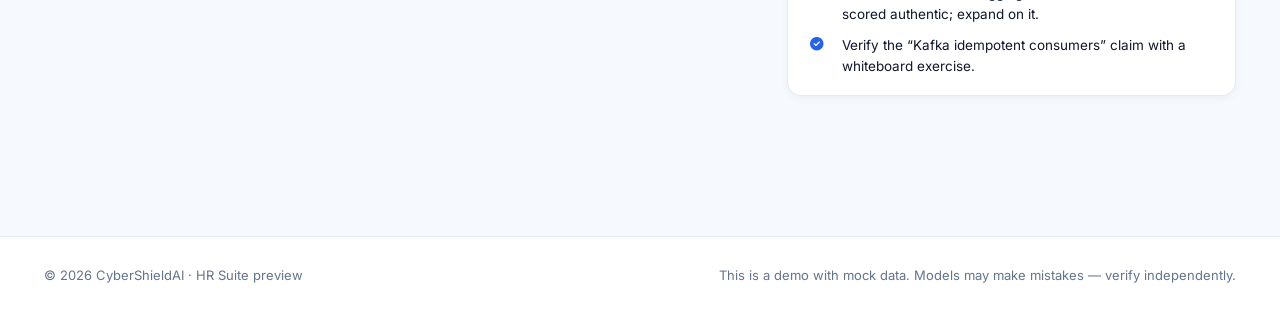
<file: speech.html>
<!DOCTYPE html>
<html lang="en">
<head>
    <meta charset="UTF-8">
    <meta name="viewport" content="width=device-width, initial-scale=1.0">
    <title>Speech &amp; Voice Authenticity — CyberShieldAI HR Suite</title>
    <link rel="stylesheet" href="css/hr-suite.css">
    <link rel="stylesheet" href="https://cdnjs.cloudflare.com/ajax/libs/font-awesome/6.5.1/css/all.min.css">
    <link href="https://fonts.googleapis.com/css2?family=Inter:wght@400;500;600;700;800&display=swap" rel="stylesheet">
</head>
<body class="hr-page">

    <!-- ===== Top nav ===== -->
    <nav class="hr-nav">
        <div class="hr-nav-inner">
            <a href="index.html" class="hr-logo">
                <span class="hr-logo-mark"><i class="fas fa-shield-halved"></i></span>
                <span>CyberShieldAI <span style="color: var(--hr-text-soft); font-weight: 500;">· HR&nbsp;Suite</span></span>
            </a>
            <div class="hr-nav-links">
                <a href="speech.html" class="hr-nav-link active">Speech</a>
                <a href="cv-check.html" class="hr-nav-link">CV &amp; SOP</a>
                <a href="index.html" class="hr-nav-link">Interview platform</a>
                <a href="contact.html" class="hr-btn-cta">Book a pilot</a>
            </div>
        </div>
    </nav>

    <!-- ===== Hero ===== -->
    <header class="hr-hero">
        <div class="hr-container">
            <div class="hr-hero-inner">
                <div>
                    <span class="hr-eyebrow"><i class="fas fa-microphone-lines"></i> Speech &amp; Voice Authenticity</span>
                    <h1 class="hr-title">Hear what the candidate <span class="hr-title-accent">really sounds like.</span></h1>
                    <p class="hr-subtitle">Live transcription plus voice-signal analysis surfaces AI-generated speech, voice clones, and off-camera coaching during interviews — built for HR teams, not data scientists.</p>
                </div>
                <div class="hr-hero-actions">
                    <button class="hr-btn hr-btn-ghost"><i class="fas fa-arrow-up-from-bracket"></i> Upload audio</button>
                    <button class="hr-btn hr-btn-primary"><i class="fas fa-file-export"></i> Export report</button>
                </div>
            </div>
        </div>
    </header>

    <!-- ===== Analysis body ===== -->
    <main class="hr-section">
        <div class="hr-container">
            <div class="hr-grid-2">

                <!-- ===== LEFT column: audio + transcript ===== -->
                <div class="hr-stack">

                    <!-- Audio player card -->
                    <section class="hr-card hr-audio-card">
                        <div class="hr-card-header">
                            <div class="hr-card-title"><i class="fas fa-headphones"></i> Interview audio</div>
                            <span class="hr-pill info"><span class="dot"></span> Analysis complete</span>
                        </div>

                        <div class="hr-audio-controls">
                            <button class="hr-play-btn" aria-label="Play"><i class="fas fa-play"></i></button>
                            <div class="hr-audio-meta">
                                <span class="hr-audio-q">Q3 — “Walk me through your most complex project.”</span>
                                <span class="hr-audio-sub">candidate_q3_response.mp3 · Sample rate 48&nbsp;kHz · Mono</span>
                            </div>
                            <span class="hr-audio-time">01:24 / 03:12</span>
                        </div>

                        <div class="hr-waveform" aria-hidden="true">
                            <!-- 64 mock waveform bars; first 30 played -->
                            <span class="bar played" style="height: 32%"></span>
                            <span class="bar played" style="height: 48%"></span>
                            <span class="bar played" style="height: 62%"></span>
                            <span class="bar played" style="height: 55%"></span>
                            <span class="bar played" style="height: 80%"></span>
                            <span class="bar played" style="height: 70%"></span>
                            <span class="bar played" style="height: 42%"></span>
                            <span class="bar played" style="height: 58%"></span>
                            <span class="bar played" style="height: 76%"></span>
                            <span class="bar played" style="height: 64%"></span>
                            <span class="bar played" style="height: 50%"></span>
                            <span class="bar played" style="height: 38%"></span>
                            <span class="bar played" style="height: 22%"></span>
                            <span class="bar played" style="height: 30%"></span>
                            <span class="bar played" style="height: 46%"></span>
                            <span class="bar played" style="height: 70%"></span>
                            <span class="bar played" style="height: 82%"></span>
                            <span class="bar played" style="height: 90%"></span>
                            <span class="bar played" style="height: 74%"></span>
                            <span class="bar played" style="height: 58%"></span>
                            <span class="bar played" style="height: 44%"></span>
                            <span class="bar played" style="height: 36%"></span>
                            <span class="bar played" style="height: 28%"></span>
                            <span class="bar played" style="height: 52%"></span>
                            <span class="bar played" style="height: 68%"></span>
                            <span class="bar played" style="height: 80%"></span>
                            <span class="bar played" style="height: 72%"></span>
                            <span class="bar played" style="height: 60%"></span>
                            <span class="bar played" style="height: 48%"></span>
                            <span class="bar played" style="height: 36%"></span>
                            <span class="bar unplayed" style="height: 50%"></span>
                            <span class="bar unplayed" style="height: 64%"></span>
                            <span class="bar unplayed" style="height: 72%"></span>
                            <span class="bar unplayed" style="height: 56%"></span>
                            <span class="bar unplayed" style="height: 40%"></span>
                            <span class="bar unplayed" style="height: 30%"></span>
                            <span class="bar unplayed" style="height: 44%"></span>
                            <span class="bar unplayed" style="height: 60%"></span>
                            <span class="bar unplayed" style="height: 78%"></span>
                            <span class="bar unplayed" style="height: 66%"></span>
                            <span class="bar unplayed" style="height: 52%"></span>
                            <span class="bar unplayed" style="height: 38%"></span>
                            <span class="bar unplayed" style="height: 30%"></span>
                            <span class="bar unplayed" style="height: 46%"></span>
                            <span class="bar unplayed" style="height: 64%"></span>
                            <span class="bar unplayed" style="height: 76%"></span>
                            <span class="bar unplayed" style="height: 70%"></span>
                            <span class="bar unplayed" style="height: 54%"></span>
                            <span class="bar unplayed" style="height: 36%"></span>
                            <span class="bar unplayed" style="height: 28%"></span>
                            <span class="bar unplayed" style="height: 44%"></span>
                            <span class="bar unplayed" style="height: 62%"></span>
                            <span class="bar unplayed" style="height: 80%"></span>
                            <span class="bar unplayed" style="height: 70%"></span>
                            <span class="bar unplayed" style="height: 50%"></span>
                            <span class="bar unplayed" style="height: 34%"></span>
                            <span class="bar unplayed" style="height: 22%"></span>
                            <span class="bar unplayed" style="height: 30%"></span>
                            <span class="bar unplayed" style="height: 46%"></span>
                            <span class="bar unplayed" style="height: 60%"></span>
                            <span class="bar unplayed" style="height: 52%"></span>
                            <span class="bar unplayed" style="height: 38%"></span>
                            <span class="bar unplayed" style="height: 28%"></span>
                            <span class="bar unplayed" style="height: 18%"></span>
                            <span class="bar unplayed" style="height: 24%"></span>
                        </div>

                        <!-- Behavioral quick stats -->
                        <div class="hr-quickstats">
                            <div class="hr-quickstat">
                                <div class="hr-quickstat-label">Avg. response latency</div>
                                <div class="hr-quickstat-value">4.8 <span style="font-size:13px;color:var(--hr-text-muted);font-weight:600;">s</span> <span class="hr-quickstat-trend up">▲ 312% vs baseline</span></div>
                            </div>
                            <div class="hr-quickstat">
                                <div class="hr-quickstat-label">Speech rate variance</div>
                                <div class="hr-quickstat-value">0.18 <span class="hr-quickstat-trend flat">stable</span></div>
                            </div>
                            <div class="hr-quickstat">
                                <div class="hr-quickstat-label">Filler / hesitation count</div>
                                <div class="hr-quickstat-value">2 <span class="hr-quickstat-trend down">▼ unusually low</span></div>
                            </div>
                            <div class="hr-quickstat">
                                <div class="hr-quickstat-label">Background noise</div>
                                <div class="hr-quickstat-value">−42 <span style="font-size:13px;color:var(--hr-text-muted);font-weight:600;">dB</span></div>
                            </div>
                        </div>
                    </section>

                    <!-- Transcript card -->
                    <section class="hr-card">
                        <div class="hr-card-header">
                            <div class="hr-card-title"><i class="fas fa-quote-right"></i> Live transcript</div>
                            <span class="hr-card-meta">Sentence-level AI scoring · 14 utterances</span>
                        </div>
                        <div class="hr-transcript">
                            <div class="hr-utt low">
                                <span class="hr-utt-time">00:00</span>
                                <span class="hr-utt-text">Sure, thanks for asking.</span>
                                <span class="hr-utt-score">AI 8%</span>
                            </div>
                            <div class="hr-utt medium">
                                <span class="hr-utt-time">00:03</span>
                                <span class="hr-utt-text">Um, the most complex project I worked on was during my internship at, uh, a fintech startup last year.</span>
                                <span class="hr-utt-score">AI 34%</span>
                            </div>
                            <div class="hr-utt high">
                                <span class="hr-utt-time">00:14</span>
                                <span class="hr-utt-text"><span class="hr-flag">It was a multifaceted endeavor</span> that required me to <span class="hr-flag">leverage my expertise across multiple domains</span>, including distributed systems, real-time data processing, and stakeholder communication.</span>
                                <span class="hr-utt-score">AI 91%</span>
                            </div>
                            <div class="hr-utt high">
                                <span class="hr-utt-time">00:26</span>
                                <span class="hr-utt-text">In essence, <span class="hr-flag">the initiative was designed to streamline the reconciliation pipeline</span> while simultaneously ensuring <span class="hr-flag">scalability, fault tolerance, and regulatory compliance</span>.</span>
                                <span class="hr-utt-score">AI 94%</span>
                            </div>
                            <div class="hr-utt medium">
                                <span class="hr-utt-time">00:41</span>
                                <span class="hr-utt-text">So basically we, um, we had to <span class="hr-flag medium">re-architect the legacy batch system into a streaming model</span>.</span>
                                <span class="hr-utt-score">AI 56%</span>
                            </div>
                            <div class="hr-utt high">
                                <span class="hr-utt-time">00:53</span>
                                <span class="hr-utt-text"><span class="hr-flag">By orchestrating Kafka topics with idempotent consumers</span>, we achieved sub-second latency while <span class="hr-flag">maintaining exactly-once semantics across the pipeline</span>.</span>
                                <span class="hr-utt-score">AI 88%</span>
                            </div>
                            <div class="hr-utt low">
                                <span class="hr-utt-time">01:08</span>
                                <span class="hr-utt-text">Honestly the hardest part was just getting the on-call team to trust the new dashboards.</span>
                                <span class="hr-utt-score">AI 12%</span>
                            </div>
                            <div class="hr-utt low">
                                <span class="hr-utt-time">01:18</span>
                                <span class="hr-utt-text">I remember staying up late one Friday debugging a partition lag with my manager.</span>
                                <span class="hr-utt-score">AI 6%</span>
                            </div>
                            <div class="hr-utt high">
                                <span class="hr-utt-time">01:24</span>
                                <span class="hr-utt-text"><span class="hr-flag">Ultimately, this experience underscored the importance of cross-functional collaboration</span> and reinforced my passion for building <span class="hr-flag">resilient, high-throughput systems</span>.</span>
                                <span class="hr-utt-score">AI 96%</span>
                            </div>
                        </div>
                    </section>

                </div>

                <!-- ===== RIGHT column: scores ===== -->
                <div class="hr-stack">

                    <!-- Authenticity gauge -->
                    <section class="hr-card hr-gauge-card">
                        <div style="font-size:11px;font-weight:700;letter-spacing:1px;text-transform:uppercase;color:var(--hr-text-soft);">Speech authenticity</div>
                        <div class="hr-gauge" style="--val: 32; --color: var(--hr-danger);">
                            <div class="hr-gauge-inner">
                                <span class="hr-gauge-value">32</span>
                                <span class="hr-gauge-suffix">/ 100</span>
                            </div>
                        </div>
                        <div class="hr-gauge-label">Score combines voice signal, prosody, content stylometry &amp; timing.</div>
                        <div class="hr-gauge-verdict" style="color: var(--hr-danger);">Likely AI-assisted</div>
                        <div style="display:flex;gap:8px;justify-content:center;margin-top:14px;flex-wrap:wrap;">
                            <span class="hr-pill high"><span class="dot"></span> Voice clone signs</span>
                            <span class="hr-pill medium"><span class="dot"></span> LLM phrasing</span>
                        </div>
                    </section>

                    <!-- Voice signal card -->
                    <section class="hr-card">
                        <div class="hr-card-header">
                            <div class="hr-card-title"><i class="fas fa-wave-square"></i> Voice signal analysis</div>
                            <span class="hr-card-meta">Spectral · Prosodic</span>
                        </div>
                        <div class="hr-signal-list">
                            <div class="hr-signal-row">
                                <span class="hr-signal-name"><i class="fas fa-fingerprint"></i> TTS prosody fingerprint</span>
                                <span class="hr-signal-value">High&nbsp;match</span>
                                <div class="hr-bar"><div class="hr-bar-fill danger" style="width:82%"></div></div>
                            </div>
                            <div class="hr-signal-row">
                                <span class="hr-signal-name"><i class="fas fa-clone"></i> Voice-clone likelihood</span>
                                <span class="hr-signal-value">68%</span>
                                <div class="hr-bar"><div class="hr-bar-fill warn" style="width:68%"></div></div>
                            </div>
                            <div class="hr-signal-row">
                                <span class="hr-signal-name"><i class="fas fa-lungs"></i> Natural breath patterns</span>
                                <span class="hr-signal-value">Low</span>
                                <div class="hr-bar"><div class="hr-bar-fill danger" style="width:22%"></div></div>
                            </div>
                            <div class="hr-signal-row">
                                <span class="hr-signal-name"><i class="fas fa-music"></i> Pitch variability</span>
                                <span class="hr-signal-value">Flat</span>
                                <div class="hr-bar"><div class="hr-bar-fill warn" style="width:34%"></div></div>
                            </div>
                            <div class="hr-signal-row">
                                <span class="hr-signal-name"><i class="fas fa-bolt"></i> Plosive / sibilant naturalness</span>
                                <span class="hr-signal-value">75%</span>
                                <div class="hr-bar"><div class="hr-bar-fill ok" style="width:75%"></div></div>
                            </div>
                            <div class="hr-signal-row">
                                <span class="hr-signal-name"><i class="fas fa-volume-low"></i> Room acoustics consistency</span>
                                <span class="hr-signal-value">Mismatch</span>
                                <div class="hr-bar"><div class="hr-bar-fill warn" style="width:48%"></div></div>
                            </div>
                        </div>
                    </section>

                    <!-- Content signals card -->
                    <section class="hr-card">
                        <div class="hr-card-header">
                            <div class="hr-card-title"><i class="fas fa-comment-dots"></i> Content stylometry</div>
                            <span class="hr-card-meta">Transcript-level</span>
                        </div>
                        <div class="hr-signal-list">
                            <div class="hr-signal-row">
                                <span class="hr-signal-name"><i class="fas fa-pen-fancy"></i> LLM phrasing match</span>
                                <span class="hr-signal-value">87%</span>
                                <div class="hr-bar"><div class="hr-bar-fill danger" style="width:87%"></div></div>
                            </div>
                            <div class="hr-signal-row">
                                <span class="hr-signal-name"><i class="fas fa-chart-line"></i> Perplexity (low = AI-like)</span>
                                <span class="hr-signal-value">11.4</span>
                                <div class="hr-bar"><div class="hr-bar-fill warn" style="width:30%"></div></div>
                            </div>
                            <div class="hr-signal-row">
                                <span class="hr-signal-name"><i class="fas fa-shuffle"></i> Burstiness</span>
                                <span class="hr-signal-value">0.21</span>
                                <div class="hr-bar"><div class="hr-bar-fill warn" style="width:24%"></div></div>
                            </div>
                        </div>

                        <div class="hr-chips">
                            <span class="hr-chip danger"><i class="fas fa-flag"></i> “Multifaceted endeavor”</span>
                            <span class="hr-chip danger"><i class="fas fa-flag"></i> “Leverage my expertise”</span>
                            <span class="hr-chip warn"><i class="fas fa-flag"></i> “Cross-functional collaboration”</span>
                            <span class="hr-chip warn"><i class="fas fa-flag"></i> “Resilient, high-throughput”</span>
                        </div>
                    </section>

                    <!-- HR recommendation -->
                    <section class="hr-card">
                        <div class="hr-card-header">
                            <div class="hr-card-title"><i class="fas fa-user-tie"></i> For HR — next steps</div>
                        </div>
                        <ul class="hr-rec-list">
                            <li><i class="fas fa-circle-check"></i> Re-ask Q3 live and listen for the same vocabulary; AI-assisted answers rarely survive a follow-up.</li>
                            <li><i class="fas fa-circle-check"></i> Probe the on-call debugging anecdote at 01:18 — it scored authentic; expand on it.</li>
                            <li><i class="fas fa-circle-check"></i> Verify the “Kafka idempotent consumers” claim with a whiteboard exercise.</li>
                        </ul>
                    </section>

                </div>
            </div>
        </div>
    </main>

    <!-- ===== Footer ===== -->
    <footer class="hr-footer">
        <div class="hr-footer-inner">
            <span>&copy; 2026 CyberShieldAI · HR Suite preview</span>
            <span>This is a demo with mock data. Models may make mistakes — verify independently.</span>
        </div>
    </footer>

</body>
</html>
</file>
<file: css/style.css>
/* ===== CSS Variables ===== */
:root {
    /* Colors */
    --bg-primary: #0a0a0f;
    --bg-secondary: #12121a;
    --bg-card: #1a1a24;
    --bg-card-hover: #22222e;
    
    --text-primary: #ffffff;
    --text-secondary: #a0a0b0;
    --text-muted: #6b6b7b;
    
    --accent-primary: #6366f1;
    --accent-secondary: #8b5cf6;
    --accent-gradient: linear-gradient(135deg, #6366f1 0%, #8b5cf6 50%, #a855f7 100%);
    
    --risk-low: #22c55e;
    --risk-medium: #eab308;
    --risk-high: #f97316;
    --risk-critical: #ef4444;
    
    --border-color: rgba(255, 255, 255, 0.08);
    --border-color-hover: rgba(255, 255, 255, 0.15);
    
    /* Spacing */
    --nav-height: 70px;
    --container-max: 1200px;
    
    /* Transitions */
    --transition-fast: 0.15s ease;
    --transition-normal: 0.3s ease;
    --transition-slow: 0.5s ease;
    
    /* Shadows */
    --shadow-sm: 0 2px 8px rgba(0, 0, 0, 0.3);
    --shadow-md: 0 4px 20px rgba(0, 0, 0, 0.4);
    --shadow-lg: 0 8px 40px rgba(0, 0, 0, 0.5);
    --shadow-glow: 0 0 40px rgba(99, 102, 241, 0.3);
}

/* Light theme */
[data-theme="light"] {
    --bg-primary: #f8fafc;
    --bg-secondary: #f1f5f9;
    --bg-card: #ffffff;
    --bg-card-hover: #f8fafc;
    --text-primary: #0f172a;
    --text-secondary: #475569;
    --text-muted: #94a3b8;
    --border-color: rgba(0, 0, 0, 0.08);
    --border-color-hover: rgba(0, 0, 0, 0.15);
}

/* ===== Reset & Base ===== */
*, *::before, *::after {
    margin: 0;
    padding: 0;
    box-sizing: border-box;
}

html {
    scroll-behavior: smooth;
}

body {
    font-family: 'Inter', -apple-system, BlinkMacSystemFont, sans-serif;
    background: var(--bg-primary);
    color: var(--text-primary);
    line-height: 1.6;
    overflow-x: hidden;
}

a {
    text-decoration: none;
    color: inherit;
}

img {
    max-width: 100%;
    height: auto;
}

/* ===== Utilities ===== */
.container {
    max-width: var(--container-max);
    margin: 0 auto;
    padding: 0 24px;
}

.gradient-text {
    background: var(--accent-gradient);
    -webkit-background-clip: text;
    -webkit-text-fill-color: transparent;
    background-clip: text;
}

/* ===== Animations ===== */
@keyframes fadeIn {
    from { opacity: 0; }
    to { opacity: 1; }
}

@keyframes fadeInUp {
    from {
        opacity: 0;
        transform: translateY(30px);
    }
    to {
        opacity: 1;
        transform: translateY(0);
    }
}

@keyframes pulse {
    0%, 100% { opacity: 1; }
    50% { opacity: 0.5; }
}

@keyframes scan {
    0% { top: 0; }
    100% { top: 100%; }
}

@keyframes shimmer {
    0% { background-position: -200% 0; }
    100% { background-position: 200% 0; }
}

@keyframes float {
    0%, 100% { transform: translateY(0); }
    50% { transform: translateY(-10px); }
}

@keyframes glow {
    0%, 100% { opacity: 0.5; transform: scale(1); }
    50% { opacity: 0.8; transform: scale(1.1); }
}

.animate-fade-in {
    animation: fadeIn 0.8s ease forwards;
}

.animate-fade-in-up {
    animation: fadeInUp 0.8s ease forwards;
}

.delay-1 { animation-delay: 0.2s; opacity: 0; }
.delay-2 { animation-delay: 0.4s; opacity: 0; }
.delay-3 { animation-delay: 0.6s; opacity: 0; }

/* ===== Buttons ===== */
.btn {
    display: inline-flex;
    align-items: center;
    gap: 8px;
    padding: 12px 24px;
    border-radius: 12px;
    font-weight: 600;
    font-size: 14px;
    cursor: pointer;
    transition: all var(--transition-normal);
    border: none;
    outline: none;
}

.btn-primary {
    background: var(--accent-gradient);
    color: white;
    box-shadow: var(--shadow-glow);
}

.btn-primary:hover {
    transform: translateY(-2px);
    box-shadow: 0 0 60px rgba(99, 102, 241, 0.5);
}

.btn-secondary {
    background: var(--bg-card);
    color: var(--text-primary);
    border: 1px solid var(--border-color);
}

.btn-secondary:hover {
    background: var(--bg-card-hover);
    border-color: var(--border-color-hover);
}

.btn-lg {
    padding: 16px 32px;
    font-size: 16px;
}

/* ===== Demo Banner ===== */
.demo-banner {
    position: fixed;
    top: 0;
    left: 0;
    right: 0;
    padding: 8px 50px 8px 20px;
    background: linear-gradient(90deg, #f59e0b, #d97706);
    color: #000;
    font-size: 13px;
    text-align: center;
    z-index: 1001;
    display: flex;
    align-items: center;
    justify-content: center;
    gap: 10px;
    transition: transform 0.3s ease, opacity 0.3s ease;
}

.demo-banner.hidden {
    transform: translateY(-100%);
    opacity: 0;
    pointer-events: none;
}

.demo-banner i {
    font-size: 16px;
}

.demo-banner strong {
    font-weight: 700;
}

.banner-close {
    position: absolute;
    right: 12px;
    top: 50%;
    transform: translateY(-50%);
    background: rgba(0,0,0,0.15);
    border: none;
    color: #000;
    width: 28px;
    height: 28px;
    border-radius: 50%;
    cursor: pointer;
    display: flex;
    align-items: center;
    justify-content: center;
    transition: background 0.2s;
}

.banner-close:hover {
    background: rgba(0,0,0,0.25);
}

/* ===== Navigation ===== */
.navbar {
    position: fixed;
    top: 38px;
    left: 0;
    right: 0;
    height: var(--nav-height);
    background: rgba(10, 10, 15, 0.8);
    backdrop-filter: blur(20px);
    border-bottom: 1px solid var(--border-color);
    z-index: 1000;
}

[data-theme="light"] .navbar {
    background: rgba(248, 250, 252, 0.8);
}

.nav-container {
    max-width: var(--container-max);
    margin: 0 auto;
    padding: 0 24px;
    height: 100%;
    display: flex;
    align-items: center;
    justify-content: space-between;
}

.logo {
    display: flex;
    align-items: center;
    gap: 12px;
    font-size: 24px;
    font-weight: 700;
}

.logo-icon {
    width: 40px;
    height: 40px;
    background: var(--accent-gradient);
    border-radius: 10px;
    display: flex;
    align-items: center;
    justify-content: center;
    color: white;
    font-size: 20px;
}

.nav-links {
    display: flex;
    align-items: center;
    gap: 32px;
}

.nav-links a {
    color: var(--text-secondary);
    font-weight: 500;
    transition: color var(--transition-fast);
}

.nav-links a:hover,
.nav-links a.active {
    color: var(--text-primary);
}

.nav-btn {
    padding: 10px 20px;
    background: var(--accent-gradient);
    color: white !important;
    border-radius: 10px;
}

.theme-toggle {
    width: 40px;
    height: 40px;
    background: var(--bg-card);
    border: 1px solid var(--border-color);
    border-radius: 10px;
    color: var(--text-secondary);
    cursor: pointer;
    transition: all var(--transition-fast);
}

.theme-toggle:hover {
    background: var(--bg-card-hover);
    color: var(--text-primary);
}

/* Language Toggle */
.lang-toggle {
    width: 40px;
    height: 40px;
    background: var(--bg-card);
    border: 1px solid var(--border-color);
    border-radius: 10px;
    color: var(--text-secondary);
    cursor: pointer;
    transition: all var(--transition-fast);
    font-weight: 600;
    font-size: 12px;
    margin-right: 8px;
}

.lang-toggle:hover {
    background: var(--bg-card-hover);
    color: var(--text-primary);
}

.lang-toggle.active {
    background: var(--accent-primary);
    color: white;
    border-color: var(--accent-primary);
}

/* ===== Hero Section ===== */
.hero {
    min-height: 100vh;
    display: flex;
    align-items: center;
    justify-content: center;
    padding: calc(var(--nav-height) + 100px) 24px 60px;
    position: relative;
    overflow: hidden;
}
.hero.hero-compact {
    min-height: auto;
    padding: calc(var(--nav-height) + 64px) 24px 36px;
}
.hero.hero-compact .hero-stats { margin-top: 4px; }

.hero-bg {
    position: absolute;
    inset: 0;
    overflow: hidden;
}

.grid-overlay {
    position: absolute;
    inset: 0;
    background-image: 
        linear-gradient(rgba(99, 102, 241, 0.03) 1px, transparent 1px),
        linear-gradient(90deg, rgba(99, 102, 241, 0.03) 1px, transparent 1px);
    background-size: 60px 60px;
}

.glow {
    position: absolute;
    width: 600px;
    height: 600px;
    border-radius: 50%;
    filter: blur(120px);
    animation: glow 8s ease-in-out infinite;
}

.glow-1 {
    background: rgba(99, 102, 241, 0.15);
    top: -200px;
    left: -200px;
}

.glow-2 {
    background: rgba(139, 92, 246, 0.15);
    bottom: -200px;
    right: -200px;
    animation-delay: 4s;
}

.hero-content {
    max-width: 600px;
    text-align: center;
    z-index: 1;
}

.badge {
    display: inline-flex;
    align-items: center;
    gap: 8px;
    padding: 8px 16px;
    background: rgba(99, 102, 241, 0.1);
    border: 1px solid rgba(99, 102, 241, 0.2);
    border-radius: 50px;
    font-size: 14px;
    color: var(--accent-primary);
    margin-bottom: 24px;
}

.hero h1 {
    font-size: clamp(40px, 6vw, 64px);
    font-weight: 800;
    line-height: 1.1;
    margin-bottom: 24px;
}

.hero-subtitle {
    font-size: 18px;
    color: var(--text-secondary);
    margin-bottom: 40px;
}

.hero-buttons {
    display: flex;
    gap: 16px;
    justify-content: center;
    margin-bottom: 60px;
}

.hero-stats {
    display: flex;
    align-items: center;
    justify-content: center;
    gap: 40px;
}

.stat {
    text-align: center;
}

.stat-value {
    display: block;
    font-size: 32px;
    font-weight: 700;
    background: var(--accent-gradient);
    -webkit-background-clip: text;
    -webkit-text-fill-color: transparent;
}

.stat-label {
    font-size: 14px;
    color: var(--text-muted);
}

.stat-divider {
    width: 1px;
    height: 40px;
    background: var(--border-color);
}

/* Hero Visual */
.hero-visual {
    position: absolute;
    right: 5%;
    top: 50%;
    transform: translateY(-50%);
    z-index: 1;
}

.demo-card {
    width: 380px;
    background: var(--bg-card);
    border: 1px solid var(--border-color);
    border-radius: 20px;
    overflow: hidden;
    box-shadow: var(--shadow-lg);
    animation: float 6s ease-in-out infinite;
}

.demo-card-header {
    padding: 12px 16px;
    background: var(--bg-secondary);
    border-bottom: 1px solid var(--border-color);
    display: flex;
    gap: 8px;
}

.demo-dot {
    width: 12px;
    height: 12px;
    border-radius: 50%;
}

.demo-dot.red { background: #ef4444; }
.demo-dot.yellow { background: #eab308; }
.demo-dot.green { background: #22c55e; }

.demo-preview {
    padding: 20px;
}

.scan-animation {
    position: relative;
    width: 100%;
    aspect-ratio: 1;
    border-radius: 12px;
    overflow: hidden;
    margin-bottom: 16px;
}

.demo-face {
    width: 100%;
    height: 100%;
    object-fit: cover;
}

.scan-line {
    position: absolute;
    left: 0;
    right: 0;
    height: 3px;
    background: var(--accent-gradient);
    box-shadow: 0 0 20px rgba(99, 102, 241, 0.8);
    animation: scan 2s linear infinite;
}

.detection-boxes {
    position: absolute;
    inset: 0;
}

.detection-box {
    position: absolute;
    border: 2px solid var(--risk-high);
    border-radius: 4px;
    animation: pulse 1.5s ease-in-out infinite;
}

.detection-box.box-1 {
    top: 20%;
    left: 25%;
    width: 50%;
    height: 45%;
}

.detection-box.box-2 {
    top: 40%;
    left: 30%;
    width: 40%;
    height: 15%;
    animation-delay: 0.5s;
}

.demo-result {
    display: flex;
    align-items: flex-start;
    gap: 16px;
}

.risk-indicator {
    display: flex;
    flex-direction: column;
    align-items: center;
    padding: 16px;
    background: rgba(249, 115, 22, 0.1);
    border: 1px solid rgba(249, 115, 22, 0.2);
    border-radius: 12px;
    min-width: 80px;
}

.risk-indicator.high {
    background: rgba(249, 115, 22, 0.1);
    border-color: rgba(249, 115, 22, 0.2);
}

.risk-value {
    font-size: 32px;
    font-weight: 800;
    color: var(--risk-high);
}

.risk-label {
    font-size: 11px;
    color: var(--text-muted);
    text-transform: uppercase;
}

.demo-signals {
    flex: 1;
}

.signal {
    display: flex;
    align-items: center;
    gap: 8px;
    padding: 8px 12px;
    background: var(--bg-secondary);
    border-radius: 8px;
    font-size: 12px;
    margin-bottom: 8px;
}

.signal.high { color: var(--risk-high); }
.signal.medium { color: var(--risk-medium); }

/* ===== Features Section ===== */
.features {
    padding: 120px 0;
    background: var(--bg-secondary);
}

.section-header {
    text-align: center;
    margin-bottom: 60px;
}

.section-badge {
    display: inline-block;
    padding: 6px 16px;
    background: rgba(99, 102, 241, 0.1);
    color: var(--accent-primary);
    border-radius: 50px;
    font-size: 13px;
    font-weight: 600;
    margin-bottom: 16px;
}

.section-header h2 {
    font-size: 40px;
    font-weight: 700;
    margin-bottom: 16px;
}

.section-header p {
    font-size: 18px;
    color: var(--text-secondary);
    max-width: 600px;
    margin: 0 auto;
}

.features-grid {
    display: grid;
    grid-template-columns: repeat(auto-fit, minmax(280px, 1fr));
    gap: 24px;
}

.feature-card {
    background: var(--bg-card);
    border: 1px solid var(--border-color);
    border-radius: 20px;
    padding: 32px;
    transition: all var(--transition-normal);
    position: relative;
}

.feature-card:hover {
    transform: translateY(-4px);
    border-color: var(--border-color-hover);
    box-shadow: var(--shadow-md);
}

.feature-card.featured {
    border-color: var(--accent-primary);
    box-shadow: var(--shadow-glow);
}

.featured-badge {
    position: absolute;
    top: -12px;
    left: 50%;
    transform: translateX(-50%);
    padding: 6px 16px;
    background: var(--accent-gradient);
    color: white;
    font-size: 12px;
    font-weight: 600;
    border-radius: 50px;
}

.feature-icon {
    width: 60px;
    height: 60px;
    border-radius: 16px;
    display: flex;
    align-items: center;
    justify-content: center;
    font-size: 24px;
    margin-bottom: 20px;
}

.feature-icon.audio {
    background: rgba(34, 197, 94, 0.1);
    color: var(--risk-low);
}

.feature-icon.video {
    background: rgba(99, 102, 241, 0.1);
    color: var(--accent-primary);
}

.feature-icon.image {
    background: rgba(249, 115, 22, 0.1);
    color: var(--risk-high);
}

.feature-icon.text {
    background: rgba(234, 179, 8, 0.1);
    color: var(--risk-medium);
}

.feature-card h3 {
    font-size: 20px;
    font-weight: 600;
    margin-bottom: 12px;
}

.feature-card > p {
    color: var(--text-secondary);
    font-size: 14px;
    margin-bottom: 20px;
}

.feature-list {
    list-style: none;
    margin-bottom: 20px;
}

.feature-list li {
    display: flex;
    align-items: center;
    gap: 10px;
    font-size: 14px;
    color: var(--text-secondary);
    margin-bottom: 8px;
}

.feature-list i {
    color: var(--risk-low);
    font-size: 12px;
}

.feature-accuracy {
    display: flex;
    align-items: center;
    gap: 12px;
}

.accuracy-bar {
    flex: 1;
    height: 6px;
    background: var(--bg-secondary);
    border-radius: 3px;
    overflow: hidden;
}

.accuracy-fill {
    height: 100%;
    background: var(--accent-gradient);
    border-radius: 3px;
}

.feature-accuracy span {
    font-size: 13px;
    font-weight: 600;
    color: var(--accent-primary);
}

/* ===== How It Works ===== */
.how-it-works {
    padding: 120px 0;
}

.steps {
    display: flex;
    align-items: flex-start;
    justify-content: center;
    gap: 20px;
}

.step {
    text-align: center;
    max-width: 280px;
}

.step-number {
    font-size: 48px;
    font-weight: 800;
    background: var(--accent-gradient);
    -webkit-background-clip: text;
    -webkit-text-fill-color: transparent;
    margin-bottom: 16px;
}

.step-icon {
    width: 80px;
    height: 80px;
    background: var(--bg-card);
    border: 1px solid var(--border-color);
    border-radius: 20px;
    display: flex;
    align-items: center;
    justify-content: center;
    font-size: 32px;
    color: var(--accent-primary);
    margin: 0 auto 20px;
    transition: all var(--transition-normal);
}

.step:hover .step-icon {
    transform: scale(1.1);
    box-shadow: var(--shadow-glow);
}

.step h3 {
    font-size: 20px;
    font-weight: 600;
    margin-bottom: 10px;
}

.step p {
    color: var(--text-secondary);
    font-size: 14px;
}

.step-connector {
    display: flex;
    align-items: center;
    margin-top: 80px;
    color: var(--text-muted);
}

.connector-line {
    width: 40px;
    height: 2px;
    background: var(--border-color);
}

/* ===== CTA Section ===== */
.cta {
    padding: 80px 0;
    background: var(--bg-secondary);
}

.cta-content {
    text-align: center;
    padding: 60px;
    background: var(--accent-gradient);
    border-radius: 24px;
    position: relative;
    overflow: hidden;
}

.cta-content::before {
    content: '';
    position: absolute;
    inset: 0;
    background: url("data:image/svg+xml,%3Csvg width='60' height='60' viewBox='0 0 60 60' xmlns='http://www.w3.org/2000/svg'%3E%3Cg fill='none' fill-rule='evenodd'%3E%3Cg fill='%23ffffff' fill-opacity='0.05'%3E%3Cpath d='M36 34v-4h-2v4h-4v2h4v4h2v-4h4v-2h-4zm0-30V0h-2v4h-4v2h4v4h2V6h4V4h-4zM6 34v-4H4v4H0v2h4v4h2v-4h4v-2H6zM6 4V0H4v4H0v2h4v4h2V6h4V4H6z'/%3E%3C/g%3E%3C/g%3E%3C/svg%3E");
}

.cta-content h2 {
    font-size: 36px;
    font-weight: 700;
    color: white;
    margin-bottom: 16px;
    position: relative;
}

.cta-content p {
    font-size: 18px;
    color: rgba(255, 255, 255, 0.9);
    margin-bottom: 32px;
    position: relative;
}

.cta-content .btn {
    position: relative;
    background: white;
    color: var(--accent-primary);
}

.cta-content .btn:hover {
    box-shadow: 0 0 40px rgba(255, 255, 255, 0.3);
}

/* ===== Footer ===== */
.footer {
    padding: 60px 0 30px;
    border-top: 1px solid var(--border-color);
}

.footer-content {
    display: flex;
    justify-content: space-between;
    margin-bottom: 40px;
}

.footer-brand {
    max-width: 300px;
}

.footer-brand .logo {
    margin-bottom: 16px;
}

.footer-brand p {
    color: var(--text-secondary);
    font-size: 14px;
}

.footer-links {
    display: flex;
    gap: 80px;
}

.footer-column h4 {
    font-size: 14px;
    font-weight: 600;
    margin-bottom: 16px;
}

.footer-column a {
    display: block;
    color: var(--text-secondary);
    font-size: 14px;
    margin-bottom: 10px;
    transition: color var(--transition-fast);
}

.footer-column a:hover {
    color: var(--text-primary);
}

.footer-bottom {
    display: flex;
    justify-content: space-between;
    align-items: center;
    padding-top: 30px;
    border-top: 1px solid var(--border-color);
}

.footer-bottom p {
    color: var(--text-muted);
    font-size: 14px;
}

.footer-social {
    display: flex;
    gap: 16px;
}

.footer-social a {
    width: 40px;
    height: 40px;
    background: var(--bg-card);
    border: 1px solid var(--border-color);
    border-radius: 10px;
    display: flex;
    align-items: center;
    justify-content: center;
    color: var(--text-secondary);
    transition: all var(--transition-fast);
}

.footer-social a:hover {
    background: var(--accent-primary);
    border-color: var(--accent-primary);
    color: white;
}

/* ===== Responsive ===== */
@media (max-width: 1200px) {
    .hero-visual {
        display: none;
    }
}

@media (max-width: 768px) {
    .nav-links {
        display: none;
    }
    
    .hero h1 {
        font-size: 36px;
    }
    
    .hero-buttons {
        flex-direction: column;
        align-items: center;
    }
    
    .hero-stats {
        flex-direction: column;
        gap: 20px;
    }
    
    .stat-divider {
        width: 40px;
        height: 1px;
    }
    
    .steps {
        flex-direction: column;
        align-items: center;
    }
    
    .step-connector {
        transform: rotate(90deg);
        margin: 20px 0;
    }
    
    .footer-content {
        flex-direction: column;
        gap: 40px;
    }
    
    .footer-links {
        flex-wrap: wrap;
        gap: 40px;
    }
}

/* ===== Hero badge (interview pivot) ===== */
.hero-badge {
    display: inline-flex;
    align-items: center;
    gap: 8px;
    padding: 6px 14px;
    background: rgba(99, 102, 241, 0.12);
    border: 1px solid rgba(99, 102, 241, 0.25);
    border-radius: 50px;
    font-size: 13px;
    font-weight: 600;
    color: var(--accent-primary);
    margin-bottom: 20px;
}
.hero-badge i {
    font-size: 12px;
}

/* ===== Interview Panel (hero visual) ===== */
.interview-panel {
    width: 440px;
    background: var(--bg-card);
    border: 1px solid var(--border-color);
    border-radius: 20px;
    overflow: hidden;
    box-shadow: var(--shadow-lg), 0 0 60px rgba(99, 102, 241, 0.15);
    animation: float 6s ease-in-out infinite;
    padding: 16px;
    display: flex;
    flex-direction: column;
    gap: 12px;
}

.panel-header {
    display: flex;
    align-items: center;
    justify-content: space-between;
    padding-bottom: 4px;
}
.panel-title {
    display: flex;
    align-items: center;
    gap: 8px;
    font-size: 13px;
    font-weight: 600;
    color: var(--text-secondary);
}
.panel-live-dot {
    width: 8px;
    height: 8px;
    border-radius: 50%;
    background: #ef4444;
    box-shadow: 0 0 8px rgba(239, 68, 68, 0.8);
    animation: pulse 1.5s ease-in-out infinite;
}
.panel-live-badge {
    font-size: 10px;
    font-weight: 800;
    letter-spacing: 1px;
    padding: 3px 8px;
    border-radius: 6px;
    background: rgba(239, 68, 68, 0.15);
    color: #ef4444;
    border: 1px solid rgba(239, 68, 68, 0.3);
}

/* Interviewer row */
.panel-interviewers {
    display: grid;
    grid-template-columns: 1fr 1fr;
    gap: 10px;
}
.webcam-tile {
    position: relative;
    border-radius: 12px;
    overflow: hidden;
    background: var(--bg-secondary);
    border: 1px solid var(--border-color);
}
.webcam-tile.interviewer {
    aspect-ratio: 16 / 10;
}
.webcam-tile.interviewer img {
    width: 100%;
    height: 100%;
    object-fit: cover;
    display: block;
}
.tile-label {
    position: absolute;
    bottom: 6px;
    left: 6px;
    background: rgba(0, 0, 0, 0.6);
    color: #fff;
    font-size: 10px;
    font-weight: 600;
    padding: 2px 6px;
    border-radius: 4px;
    backdrop-filter: blur(4px);
}
.tile-mic {
    position: absolute;
    bottom: 6px;
    right: 6px;
    width: 18px;
    height: 18px;
    display: grid;
    place-items: center;
    background: rgba(34, 197, 94, 0.85);
    color: #fff;
    font-size: 9px;
    border-radius: 50%;
}

/* Candidate (large) tile */
.candidate-tile {
    position: relative;
    aspect-ratio: 16 / 9;
    border: 1px solid rgba(239, 68, 68, 0.35);
    box-shadow: inset 0 0 0 1px rgba(239, 68, 68, 0.15);
}
.candidate-tile img {
    width: 100%;
    height: 100%;
    object-fit: cover;
    display: block;
}
.candidate-tile .scan-line {
    position: absolute;
    left: 0;
    right: 0;
    height: 2px;
    background: linear-gradient(90deg, transparent, var(--accent-primary), transparent);
    box-shadow: 0 0 16px rgba(99, 102, 241, 0.9);
    animation: scan 2.4s linear infinite;
}
.tile-overlay-top {
    position: absolute;
    top: 6px;
    left: 6px;
    right: 6px;
    display: flex;
    align-items: center;
    justify-content: space-between;
}
.tile-label-lg {
    background: rgba(0, 0, 0, 0.65);
    color: #fff;
    font-size: 11px;
    font-weight: 700;
    padding: 3px 8px;
    border-radius: 4px;
    letter-spacing: 0.5px;
    backdrop-filter: blur(4px);
}
.tile-rec {
    display: inline-flex;
    align-items: center;
    gap: 4px;
    background: rgba(0, 0, 0, 0.65);
    color: #fff;
    font-size: 10px;
    font-weight: 700;
    padding: 3px 8px;
    border-radius: 4px;
    letter-spacing: 1px;
    backdrop-filter: blur(4px);
}
.rec-dot {
    width: 6px;
    height: 6px;
    border-radius: 50%;
    background: #ef4444;
    animation: pulse 1.2s ease-in-out infinite;
}

/* Gaze indicator on candidate tile */
.gaze-indicator {
    position: absolute;
    top: 38%;
    left: 62%;
    display: flex;
    align-items: center;
    gap: 6px;
}
.gaze-dot {
    width: 10px;
    height: 10px;
    border-radius: 50%;
    background: #ef4444;
    box-shadow: 0 0 0 4px rgba(239, 68, 68, 0.25), 0 0 20px rgba(239, 68, 68, 0.8);
    animation: pulse 1.4s ease-in-out infinite;
}
.gaze-arrow {
    color: #ef4444;
    font-size: 11px;
    background: rgba(239, 68, 68, 0.15);
    border: 1px solid rgba(239, 68, 68, 0.4);
    padding: 3px 5px;
    border-radius: 6px;
    backdrop-filter: blur(4px);
}

/* Signals strip */
.panel-signals {
    display: flex;
    flex-direction: column;
    gap: 6px;
    padding: 10px;
    background: var(--bg-secondary);
    border: 1px solid var(--border-color);
    border-radius: 10px;
}
.panel-signals-title {
    font-size: 10px;
    font-weight: 700;
    letter-spacing: 1px;
    text-transform: uppercase;
    color: var(--text-muted);
    margin-bottom: 2px;
}
.interview-panel .signal {
    display: flex;
    align-items: center;
    gap: 8px;
    padding: 6px 10px;
    background: var(--bg-card);
    border-radius: 6px;
    font-size: 11px;
    margin-bottom: 0;
    border-left: 2px solid transparent;
}
.interview-panel .signal.high {
    color: var(--risk-high);
    border-left-color: var(--risk-high);
    background: rgba(249, 115, 22, 0.08);
}
.interview-panel .signal.medium {
    color: var(--risk-medium);
    border-left-color: var(--risk-medium);
    background: rgba(234, 179, 8, 0.08);
}

/* Risk row */
.panel-risk {
    display: grid;
    grid-template-columns: 1fr auto;
    align-items: center;
    gap: 12px;
    padding: 10px 12px;
    background: rgba(239, 68, 68, 0.08);
    border: 1px solid rgba(239, 68, 68, 0.25);
    border-radius: 10px;
}
.panel-risk-meta {
    display: flex;
    align-items: center;
    gap: 8px;
    flex-wrap: wrap;
}
.panel-risk-label {
    font-size: 11px;
    font-weight: 600;
    color: var(--text-secondary);
    text-transform: uppercase;
    letter-spacing: 0.5px;
}
.panel-risk-level {
    font-size: 10px;
    font-weight: 800;
    letter-spacing: 1px;
    color: var(--risk-critical);
    background: rgba(239, 68, 68, 0.18);
    padding: 2px 6px;
    border-radius: 4px;
}
.panel-risk-bar {
    grid-column: 1 / -1;
    height: 5px;
    border-radius: 999px;
    background: rgba(255, 255, 255, 0.08);
    overflow: hidden;
}
.panel-risk-fill {
    width: 78%;
    height: 100%;
    background: linear-gradient(90deg, var(--risk-medium), var(--risk-high), var(--risk-critical));
    border-radius: 999px;
    box-shadow: 0 0 12px rgba(239, 68, 68, 0.5);
}
.panel-risk-value {
    grid-row: 1;
    grid-column: 2;
    font-size: 24px;
    font-weight: 800;
    color: var(--risk-critical);
    line-height: 1;
}

/* Push hero-visual closer to the right edge for the wider panel */
@media (min-width: 1400px) {
    .hero-visual { right: 6%; }
}

/* ===== Secondary features (Also detects) ===== */
.secondary-features {
    padding: 100px 0 120px;
    background: var(--bg-primary);
}
.secondary-grid {
    display: grid;
    grid-template-columns: repeat(2, 1fr);
    gap: 16px;
    max-width: 980px;
    margin: 0 auto;
}
.secondary-card {
    display: grid;
    grid-template-columns: 56px 1fr auto;
    align-items: center;
    gap: 16px;
    padding: 20px 22px;
    background: var(--bg-card);
    border: 1px solid var(--border-color);
    border-radius: 14px;
    transition: all var(--transition-normal);
}
.secondary-card:hover {
    border-color: var(--border-color-hover);
    transform: translateY(-2px);
    box-shadow: var(--shadow-md);
}
.secondary-icon {
    width: 48px;
    height: 48px;
    border-radius: 12px;
    display: grid;
    place-items: center;
    font-size: 20px;
    color: #fff;
}
.secondary-icon.audio { background: linear-gradient(135deg, #06b6d4, #0891b2); }
.secondary-icon.video { background: linear-gradient(135deg, #8b5cf6, #6366f1); }
.secondary-icon.image { background: linear-gradient(135deg, #ec4899, #be185d); }
.secondary-icon.text  { background: linear-gradient(135deg, #f59e0b, #d97706); }
.secondary-body h4 {
    font-size: 16px;
    font-weight: 700;
    margin-bottom: 4px;
    color: var(--text-primary);
}
.secondary-body p {
    font-size: 13px;
    line-height: 1.5;
    color: var(--text-secondary);
    margin: 0;
}
.secondary-acc {
    font-size: 18px;
    font-weight: 800;
    color: var(--accent-primary);
    padding: 8px 12px;
    background: rgba(99, 102, 241, 0.08);
    border: 1px solid rgba(99, 102, 241, 0.18);
    border-radius: 10px;
    white-space: nowrap;
}

@media (max-width: 768px) {
    .secondary-grid {
        grid-template-columns: 1fr;
    }
    .secondary-card {
        grid-template-columns: 48px 1fr;
        grid-template-rows: auto auto;
    }
    .secondary-acc {
        grid-column: 2;
        grid-row: 2;
        justify-self: start;
        font-size: 14px;
    }
}

/* ===== HR Suite promo (on dark homepage) ===== */
.hr-suite-promo {
    padding: 100px 0 120px;
    background:
        radial-gradient(900px 400px at 80% 0%, rgba(56, 189, 248, 0.06), transparent 60%),
        radial-gradient(700px 300px at 10% 100%, rgba(37, 99, 235, 0.05), transparent 60%),
        var(--bg-secondary);
}
.hr-suite-grid {
    display: grid;
    grid-template-columns: repeat(2, 1fr);
    gap: 22px;
    max-width: 1080px;
    margin: 0 auto;
}
.hr-suite-card {
    display: flex;
    flex-direction: column;
    gap: 18px;
    padding: 28px 28px 22px;
    background: linear-gradient(180deg, rgba(255, 255, 255, 0.025), rgba(255, 255, 255, 0.01));
    border: 1px solid rgba(56, 189, 248, 0.18);
    border-radius: 18px;
    color: var(--text-primary);
    transition: all .25s ease;
    position: relative;
    overflow: hidden;
    isolation: isolate;
}
.hr-suite-card::before {
    content: "";
    position: absolute;
    inset: 0;
    background: radial-gradient(400px 200px at 100% 0%, rgba(56, 189, 248, 0.12), transparent 60%);
    opacity: 0;
    transition: opacity .25s ease;
    z-index: -1;
}
.hr-suite-card:hover {
    border-color: rgba(56, 189, 248, 0.45);
    transform: translateY(-3px);
    box-shadow: 0 20px 50px rgba(37, 99, 235, 0.20);
}
.hr-suite-card:hover::before { opacity: 1; }

.hr-suite-card-icon {
    width: 52px;
    height: 52px;
    border-radius: 14px;
    display: grid;
    place-items: center;
    font-size: 22px;
    color: #fff;
    background: linear-gradient(135deg, #2563eb, #38bdf8);
    box-shadow: 0 12px 30px rgba(37, 99, 235, 0.35);
}
.hr-suite-card-icon.alt {
    background: linear-gradient(135deg, #6366f1, #38bdf8);
}

.hr-suite-card-eyebrow {
    display: inline-flex;
    align-items: center;
    gap: 8px;
    font-size: 12px;
    font-weight: 700;
    text-transform: uppercase;
    letter-spacing: 1.2px;
    color: #7dd3fc;
}
.hr-suite-beta {
    font-size: 10px;
    font-weight: 800;
    letter-spacing: 1px;
    padding: 2px 7px;
    border-radius: 999px;
    background: linear-gradient(135deg, #f59e0b, #fbbf24);
    color: #1f1300;
    box-shadow: 0 4px 12px rgba(251, 191, 36, 0.25);
}

.hr-suite-card-body h3 {
    margin: 8px 0 8px;
    font-size: 22px;
    font-weight: 700;
    line-height: 1.25;
    color: var(--text-primary);
}
.hr-suite-card-body p {
    color: var(--text-secondary);
    font-size: 14px;
    line-height: 1.55;
}
.hr-suite-card-list {
    list-style: none;
    padding: 14px 0 0;
    margin: 0;
    display: flex;
    flex-direction: column;
    gap: 8px;
}
.hr-suite-card-list li {
    display: flex;
    align-items: center;
    gap: 10px;
    color: var(--text-secondary);
    font-size: 13.5px;
}
.hr-suite-card-list li i {
    color: #38bdf8;
    font-size: 11px;
    width: 16px;
    height: 16px;
    display: grid;
    place-items: center;
    border-radius: 50%;
    background: rgba(56, 189, 248, 0.12);
}

.hr-suite-card-cta {
    margin-top: auto;
    display: inline-flex;
    align-items: center;
    gap: 8px;
    padding-top: 14px;
    border-top: 1px solid rgba(255, 255, 255, 0.06);
    color: #7dd3fc;
    font-weight: 700;
    font-size: 14px;
}
.hr-suite-card-cta i { transition: transform .2s ease; }
.hr-suite-card:hover .hr-suite-card-cta i { transform: translateX(4px); }

@media (max-width: 860px) {
    .hr-suite-grid { grid-template-columns: 1fr; }
}

/* ============================================================
   Interview Monitor — primary demo screen (full-width section)
   ============================================================ */
.interview-monitor-section {
    padding: 8px 0 100px;
    position: relative;
}
.monitor-shell {
    max-width: 1120px;
    margin: 0 auto;
    background: linear-gradient(180deg, rgba(255, 255, 255, 0.02), rgba(255, 255, 255, 0.005));
    border: 1px solid rgba(99, 102, 241, 0.22);
    border-radius: 24px;
    padding: 22px;
    box-shadow: 0 30px 80px rgba(0, 0, 0, 0.45), 0 0 80px rgba(99, 102, 241, 0.10);
    backdrop-filter: blur(6px);
}

/* Monitor header */
.monitor-header {
    display: flex;
    align-items: center;
    justify-content: space-between;
    margin-bottom: 18px;
    padding: 4px 6px;
}
.monitor-title {
    display: flex;
    align-items: center;
    gap: 10px;
    font-size: 14px;
    font-weight: 700;
    letter-spacing: 0.3px;
    color: var(--text-secondary);
    text-transform: uppercase;
}
.live-dot {
    width: 10px;
    height: 10px;
    border-radius: 50%;
    background: #ef4444;
    box-shadow: 0 0 12px rgba(239, 68, 68, 0.9);
    animation: pulse 1.4s ease-in-out infinite;
}
.monitor-meta {
    display: flex;
    align-items: center;
    gap: 10px;
}
.monitor-rec {
    display: inline-flex;
    align-items: center;
    gap: 6px;
    font-size: 12px;
    color: var(--text-secondary);
    background: rgba(239, 68, 68, 0.08);
    border: 1px solid rgba(239, 68, 68, 0.22);
    padding: 5px 10px;
    border-radius: 999px;
    font-variant-numeric: tabular-nums;
}
.rec-dot {
    width: 7px;
    height: 7px;
    border-radius: 50%;
    background: #ef4444;
    animation: pulse 1.2s ease-in-out infinite;
}
.monitor-status-pill {
    font-size: 11px;
    font-weight: 800;
    letter-spacing: 1.5px;
    padding: 4px 10px;
    border-radius: 999px;
    background: rgba(239, 68, 68, 0.18);
    color: #ef4444;
    border: 1px solid rgba(239, 68, 68, 0.4);
}

/* Side-by-side person tiles */
.monitor-tiles {
    display: grid;
    grid-template-columns: 1fr 1fr;
    gap: 18px;
    margin-bottom: 18px;
}
.monitor-tile {
    background: var(--bg-card);
    border: 1px solid var(--border-color);
    border-radius: 16px;
    overflow: hidden;
    display: flex;
    flex-direction: column;
}
.monitor-tile.baseline {
    border-color: rgba(34, 197, 94, 0.28);
    box-shadow: 0 0 0 1px rgba(34, 197, 94, 0.08), 0 10px 30px rgba(0, 0, 0, 0.25);
}
.monitor-tile.suspicious {
    border-color: rgba(239, 68, 68, 0.45);
    box-shadow: 0 0 0 1px rgba(239, 68, 68, 0.12), 0 10px 30px rgba(239, 68, 68, 0.10), 0 10px 30px rgba(0, 0, 0, 0.25);
}

.tile-feed {
    position: relative;
    aspect-ratio: 16 / 10;
    overflow: hidden;
    background: var(--bg-secondary);
}
.tile-feed img {
    width: 100%;
    height: 100%;
    object-fit: cover;
    display: block;
}
.monitor-tile.suspicious .tile-feed::after {
    /* subtle red vignette */
    content: "";
    position: absolute;
    inset: 0;
    box-shadow: inset 0 0 60px rgba(239, 68, 68, 0.25);
    pointer-events: none;
}
.tile-feed-overlay {
    position: absolute;
    bottom: 10px;
    left: 10px;
    right: 10px;
    display: flex;
    align-items: center;
    justify-content: space-between;
}
.tile-name {
    background: rgba(0, 0, 0, 0.65);
    color: #fff;
    font-size: 12px;
    font-weight: 700;
    padding: 4px 10px;
    border-radius: 6px;
    letter-spacing: 0.5px;
    backdrop-filter: blur(4px);
}
.tile-mic {
    width: 26px;
    height: 26px;
    border-radius: 50%;
    background: rgba(34, 197, 94, 0.85);
    color: #fff;
    display: grid;
    place-items: center;
    font-size: 11px;
}
.tile-pill {
    position: absolute;
    top: 10px;
    left: 10px;
    display: inline-flex;
    align-items: center;
    gap: 6px;
    font-size: 11px;
    font-weight: 700;
    padding: 5px 10px;
    border-radius: 999px;
    backdrop-filter: blur(6px);
}
.tile-pill.ok {
    background: rgba(34, 197, 94, 0.18);
    color: #22c55e;
    border: 1px solid rgba(34, 197, 94, 0.35);
}
.tile-pill.bad {
    background: rgba(239, 68, 68, 0.18);
    color: #ef4444;
    border: 1px solid rgba(239, 68, 68, 0.4);
}

/* Gaze marker (candidate only) */
.gaze-marker {
    position: absolute;
    top: 36%;
    left: 64%;
    display: flex;
    align-items: center;
    gap: 8px;
    z-index: 2;
}
.gaze-marker .gaze-dot {
    width: 14px;
    height: 14px;
    border-radius: 50%;
    background: #ef4444;
    box-shadow: 0 0 0 5px rgba(239, 68, 68, 0.22), 0 0 24px rgba(239, 68, 68, 0.9);
    animation: pulse 1.4s ease-in-out infinite;
}
.gaze-arrow {
    background: rgba(239, 68, 68, 0.92);
    color: #fff;
    font-size: 10px;
    font-weight: 700;
    padding: 4px 8px;
    border-radius: 6px;
    letter-spacing: 0.4px;
    text-transform: uppercase;
    display: inline-flex;
    align-items: center;
    gap: 5px;
}
.monitor-tile.suspicious .scan-line {
    position: absolute;
    left: 0;
    right: 0;
    height: 2px;
    background: linear-gradient(90deg, transparent, var(--accent-primary), transparent);
    box-shadow: 0 0 16px rgba(99, 102, 241, 0.9);
    animation: scan 2.6s linear infinite;
    z-index: 1;
}

/* Metric block below each tile */
.tile-metrics {
    padding: 16px 18px 18px;
    display: flex;
    flex-direction: column;
    gap: 12px;
    background: linear-gradient(180deg, transparent, rgba(0, 0, 0, 0.18));
}
.tile-speed {
    display: grid;
    grid-template-columns: 44px 1fr auto;
    align-items: center;
    gap: 12px;
}
.speed-icon {
    width: 40px;
    height: 40px;
    border-radius: 10px;
    display: grid;
    place-items: center;
    background: rgba(34, 197, 94, 0.12);
    color: #22c55e;
    font-size: 16px;
    border: 1px solid rgba(34, 197, 94, 0.25);
}
.speed-icon.danger {
    background: rgba(239, 68, 68, 0.12);
    color: #ef4444;
    border-color: rgba(239, 68, 68, 0.32);
}
.speed-text {
    display: flex;
    flex-direction: column;
    gap: 2px;
    min-width: 0;
}
.speed-label {
    font-size: 11px;
    text-transform: uppercase;
    letter-spacing: 0.6px;
    color: var(--text-muted);
    font-weight: 600;
}
.speed-value {
    font-size: 26px;
    font-weight: 800;
    color: var(--text-primary);
    line-height: 1;
    font-variant-numeric: tabular-nums;
}
.speed-value small {
    font-size: 12px;
    font-weight: 600;
    color: var(--text-muted);
    margin-left: 4px;
}
.speed-tag {
    font-size: 11px;
    font-weight: 700;
    padding: 6px 10px;
    border-radius: 999px;
    white-space: nowrap;
}
.speed-tag.ok {
    background: rgba(34, 197, 94, 0.14);
    color: #22c55e;
    border: 1px solid rgba(34, 197, 94, 0.3);
}
.speed-tag.bad {
    background: rgba(239, 68, 68, 0.14);
    color: #ef4444;
    border: 1px solid rgba(239, 68, 68, 0.35);
}

.tile-sub-metrics {
    display: grid;
    grid-template-columns: 1fr 1fr;
    gap: 8px;
    font-size: 12.5px;
    color: var(--text-secondary);
}
.tile-sub-metrics span {
    display: inline-flex;
    align-items: center;
    gap: 7px;
    padding: 7px 10px;
    background: rgba(255, 255, 255, 0.03);
    border: 1px solid var(--border-color);
    border-radius: 8px;
    font-weight: 500;
}
.tile-sub-metrics span i { color: var(--text-muted); font-size: 11px; }
.tile-sub-metrics span.danger {
    color: #ef4444;
    background: rgba(239, 68, 68, 0.08);
    border-color: rgba(239, 68, 68, 0.25);
}
.tile-sub-metrics span.danger i { color: #ef4444; }

/* Abnormalities panel */
.monitor-abnormalities {
    background: var(--bg-card);
    border: 1px solid var(--border-color);
    border-radius: 16px;
    overflow: hidden;
    margin-bottom: 16px;
}
.abn-header {
    display: flex;
    align-items: center;
    justify-content: space-between;
    padding: 14px 18px;
    border-bottom: 1px solid var(--border-color);
    background: linear-gradient(90deg, rgba(239, 68, 68, 0.08), transparent 80%);
}
.abn-header h3 {
    display: inline-flex;
    align-items: center;
    gap: 10px;
    font-size: 15px;
    font-weight: 700;
    color: var(--text-primary);
    margin: 0;
}
.abn-header h3 i { color: var(--risk-high); }
.abn-count {
    font-size: 12px;
    color: var(--text-muted);
    background: rgba(255, 255, 255, 0.04);
    padding: 4px 10px;
    border-radius: 999px;
    border: 1px solid var(--border-color);
}
.abn-list {
    list-style: none;
    padding: 0;
    margin: 0;
}
.abn-list li {
    display: grid;
    grid-template-columns: 56px 28px 1fr auto;
    align-items: center;
    gap: 12px;
    padding: 12px 18px;
    border-bottom: 1px solid var(--border-color);
    font-size: 13.5px;
    color: var(--text-secondary);
}
.abn-list li:last-child { border-bottom: none; }
.abn-time {
    font-variant-numeric: tabular-nums;
    font-size: 12px;
    color: var(--text-muted);
    font-weight: 600;
}
.abn-icon {
    width: 28px;
    height: 28px;
    border-radius: 8px;
    display: grid;
    place-items: center;
    font-size: 12px;
    background: rgba(255, 255, 255, 0.04);
    border: 1px solid var(--border-color);
    color: var(--text-secondary);
}
.abn-list li.high .abn-icon {
    background: rgba(239, 68, 68, 0.12);
    color: #ef4444;
    border-color: rgba(239, 68, 68, 0.3);
}
.abn-list li.medium .abn-icon {
    background: rgba(234, 179, 8, 0.12);
    color: #eab308;
    border-color: rgba(234, 179, 8, 0.3);
}
.abn-text { color: var(--text-secondary); line-height: 1.5; }
.abn-text strong { color: var(--text-primary); font-weight: 700; }
.abn-sev {
    font-size: 10px;
    font-weight: 800;
    letter-spacing: 1px;
    padding: 3px 8px;
    border-radius: 4px;
}
.abn-sev.high {
    background: rgba(239, 68, 68, 0.18);
    color: #ef4444;
    border: 1px solid rgba(239, 68, 68, 0.35);
}
.abn-sev.medium {
    background: rgba(234, 179, 8, 0.18);
    color: #eab308;
    border: 1px solid rgba(234, 179, 8, 0.35);
}

/* Risk strip */
.monitor-risk {
    display: grid;
    grid-template-columns: auto 1fr auto;
    align-items: center;
    gap: 18px;
    padding: 16px 20px;
    background: linear-gradient(90deg, rgba(239, 68, 68, 0.08), rgba(249, 115, 22, 0.06));
    border: 1px solid rgba(239, 68, 68, 0.28);
    border-radius: 14px;
}
.risk-left { display: flex; flex-direction: column; gap: 2px; }
.risk-label {
    font-size: 12px;
    font-weight: 700;
    color: var(--text-primary);
    text-transform: uppercase;
    letter-spacing: 0.6px;
}
.risk-sublabel { font-size: 11px; color: var(--text-muted); }
.risk-bar-wrap { padding: 0 4px; }
.risk-bar {
    height: 8px;
    background: rgba(255, 255, 255, 0.06);
    border-radius: 999px;
    overflow: hidden;
}
.risk-bar-fill {
    width: 78%;
    height: 100%;
    background: linear-gradient(90deg, var(--risk-medium), var(--risk-high), var(--risk-critical));
    box-shadow: 0 0 14px rgba(239, 68, 68, 0.55);
    border-radius: 999px;
}
.risk-right {
    display: flex;
    align-items: baseline;
    gap: 8px;
}
.risk-value {
    font-size: 32px;
    font-weight: 800;
    color: var(--risk-critical);
    line-height: 1;
    font-variant-numeric: tabular-nums;
}
.risk-level {
    font-size: 11px;
    font-weight: 800;
    letter-spacing: 1.5px;
    padding: 4px 9px;
    border-radius: 6px;
    background: rgba(239, 68, 68, 0.2);
    color: var(--risk-critical);
    border: 1px solid rgba(239, 68, 68, 0.4);
}

/* Responsive */
@media (max-width: 900px) {
    .monitor-tiles { grid-template-columns: 1fr; }
    .monitor-risk { grid-template-columns: 1fr; gap: 12px; }
    .risk-right { justify-content: flex-start; }
    .abn-list li { grid-template-columns: 50px 26px 1fr; }
    .abn-sev { grid-column: 3; justify-self: end; }
}
@media (max-width: 640px) {
    .interview-monitor-section { padding-bottom: 60px; }
    .monitor-shell { padding: 14px; border-radius: 18px; }
    .tile-speed { grid-template-columns: 40px 1fr; }
    .speed-tag { grid-column: 1 / -1; justify-self: start; }
    .tile-sub-metrics { grid-template-columns: 1fr; }
}
</file>
<file: css/hr-suite.css>
/* ==========================================================================
   HR Suite — Light, soft-blue & white design system
   Standalone stylesheet for speech.html and cv-check.html
   ========================================================================== */

:root {
    /* Surfaces */
    --hr-bg: #f6f9fd;
    --hr-bg-soft: #eef4fb;
    --hr-surface: #ffffff;
    --hr-surface-tint: #f8fbff;

    /* Text */
    --hr-text: #0f172a;
    --hr-text-strong: #0b1220;
    --hr-text-muted: #64748b;
    --hr-text-soft: #94a3b8;

    /* Borders */
    --hr-border: #e3ecf6;
    --hr-border-strong: #cfddee;
    --hr-border-soft: #eef2f7;

    /* Brand */
    --hr-primary: #2563eb;
    --hr-primary-strong: #1d4ed8;
    --hr-primary-soft: #dbeafe;
    --hr-primary-softer: #eff6ff;
    --hr-accent: #38bdf8;
    --hr-accent-soft: #e0f2fe;

    /* Status */
    --hr-success: #10b981;
    --hr-success-soft: #d1fae5;
    --hr-warning: #f59e0b;
    --hr-warning-soft: #fef3c7;
    --hr-danger: #ef4444;
    --hr-danger-soft: #fee2e2;

    /* Shadows */
    --hr-shadow-xs: 0 1px 2px rgba(15, 23, 42, 0.04);
    --hr-shadow-sm: 0 2px 8px rgba(15, 23, 42, 0.05);
    --hr-shadow-md: 0 8px 24px rgba(15, 23, 42, 0.06);
    --hr-shadow-lg: 0 24px 48px rgba(15, 23, 42, 0.08);
    --hr-shadow-blue: 0 8px 24px rgba(37, 99, 235, 0.18);

    /* Radius */
    --hr-radius-sm: 8px;
    --hr-radius: 14px;
    --hr-radius-lg: 20px;
    --hr-radius-pill: 999px;

    /* Layout */
    --hr-nav-h: 68px;
    --hr-container: 1240px;
}

*, *::before, *::after { box-sizing: border-box; margin: 0; padding: 0; }

html { scroll-behavior: smooth; }

body.hr-page {
    font-family: 'Inter', -apple-system, BlinkMacSystemFont, 'Segoe UI', sans-serif;
    background: var(--hr-bg);
    background-image:
        radial-gradient(1100px 500px at 8% -10%, rgba(56, 189, 248, 0.10), transparent 60%),
        radial-gradient(900px 400px at 95% 0%, rgba(37, 99, 235, 0.08), transparent 60%);
    background-attachment: fixed;
    color: var(--hr-text);
    line-height: 1.55;
    -webkit-font-smoothing: antialiased;
    min-height: 100vh;
}

a { color: inherit; text-decoration: none; }
img { max-width: 100%; display: block; }

.hr-container {
    max-width: var(--hr-container);
    margin: 0 auto;
    padding: 0 24px;
}

/* ===== Navbar ===== */
.hr-nav {
    position: sticky;
    top: 0;
    z-index: 50;
    height: var(--hr-nav-h);
    background: rgba(255, 255, 255, 0.85);
    backdrop-filter: saturate(180%) blur(12px);
    border-bottom: 1px solid var(--hr-border);
}
.hr-nav-inner {
    display: flex;
    align-items: center;
    justify-content: space-between;
    height: 100%;
    max-width: var(--hr-container);
    margin: 0 auto;
    padding: 0 24px;
}
.hr-logo {
    display: flex;
    align-items: center;
    gap: 10px;
    font-weight: 700;
    font-size: 16px;
    color: var(--hr-text-strong);
}
.hr-logo-mark {
    width: 36px;
    height: 36px;
    border-radius: 10px;
    display: grid;
    place-items: center;
    background: linear-gradient(135deg, var(--hr-primary), var(--hr-accent));
    color: white;
    box-shadow: var(--hr-shadow-blue);
}
.hr-nav-links {
    display: flex;
    gap: 4px;
    align-items: center;
}
.hr-nav-link {
    padding: 8px 14px;
    font-size: 14px;
    font-weight: 500;
    color: var(--hr-text-muted);
    border-radius: 8px;
    transition: all .2s ease;
}
.hr-nav-link:hover { color: var(--hr-text); background: var(--hr-bg-soft); }
.hr-nav-link.active { color: var(--hr-primary); background: var(--hr-primary-softer); }
.hr-btn-cta {
    margin-left: 6px;
    padding: 9px 16px;
    border-radius: var(--hr-radius-pill);
    background: var(--hr-text-strong);
    color: white;
    font-size: 13px;
    font-weight: 600;
    box-shadow: var(--hr-shadow-sm);
}
.hr-btn-cta:hover { background: #1e293b; }

/* ===== Hero ===== */
.hr-hero {
    padding: 56px 0 24px;
}
.hr-hero-inner {
    display: grid;
    grid-template-columns: 1fr auto;
    align-items: end;
    gap: 24px;
    padding-bottom: 28px;
    border-bottom: 1px solid var(--hr-border-soft);
}
.hr-eyebrow {
    display: inline-flex;
    align-items: center;
    gap: 8px;
    padding: 5px 12px;
    background: var(--hr-primary-softer);
    color: var(--hr-primary-strong);
    border: 1px solid var(--hr-primary-soft);
    border-radius: var(--hr-radius-pill);
    font-size: 12px;
    font-weight: 600;
    margin-bottom: 14px;
}
.hr-eyebrow.beta {
    background: linear-gradient(135deg, #fef3c7, #fde68a);
    color: #92400e;
    border-color: #fcd34d;
}
.hr-title {
    font-size: clamp(28px, 3.5vw, 40px);
    font-weight: 800;
    color: var(--hr-text-strong);
    letter-spacing: -0.02em;
    line-height: 1.15;
}
.hr-title-accent {
    background: linear-gradient(135deg, var(--hr-primary), var(--hr-accent));
    -webkit-background-clip: text;
    -webkit-text-fill-color: transparent;
    background-clip: text;
}
.hr-subtitle {
    margin-top: 12px;
    color: var(--hr-text-muted);
    font-size: 16px;
    max-width: 700px;
}
.hr-hero-actions {
    display: flex;
    gap: 10px;
    flex-wrap: wrap;
}

/* ===== Buttons ===== */
.hr-btn {
    display: inline-flex;
    align-items: center;
    gap: 8px;
    padding: 10px 18px;
    border-radius: var(--hr-radius-pill);
    font-weight: 600;
    font-size: 14px;
    cursor: pointer;
    border: 1px solid transparent;
    transition: all .2s ease;
    white-space: nowrap;
}
.hr-btn-primary {
    background: var(--hr-primary);
    color: white;
    box-shadow: var(--hr-shadow-blue);
}
.hr-btn-primary:hover { background: var(--hr-primary-strong); transform: translateY(-1px); }
.hr-btn-ghost {
    background: var(--hr-surface);
    color: var(--hr-text);
    border-color: var(--hr-border-strong);
    box-shadow: var(--hr-shadow-xs);
}
.hr-btn-ghost:hover { background: var(--hr-bg-soft); border-color: var(--hr-primary-soft); color: var(--hr-primary-strong); }

/* ===== Cards & Panels ===== */
.hr-card {
    background: var(--hr-surface);
    border: 1px solid var(--hr-border);
    border-radius: var(--hr-radius);
    box-shadow: var(--hr-shadow-sm);
    overflow: hidden;
}
.hr-card-pad { padding: 22px; }

.hr-card-header {
    display: flex;
    align-items: center;
    justify-content: space-between;
    gap: 12px;
    padding: 16px 22px;
    border-bottom: 1px solid var(--hr-border-soft);
    background: var(--hr-surface-tint);
}
.hr-card-title {
    display: flex;
    align-items: center;
    gap: 10px;
    font-size: 14px;
    font-weight: 700;
    color: var(--hr-text-strong);
    letter-spacing: -0.005em;
}
.hr-card-title i { color: var(--hr-primary); }
.hr-card-meta {
    font-size: 12px;
    color: var(--hr-text-soft);
}

/* Status pill (small) */
.hr-pill {
    display: inline-flex;
    align-items: center;
    gap: 6px;
    padding: 3px 10px;
    border-radius: var(--hr-radius-pill);
    font-size: 11px;
    font-weight: 700;
    letter-spacing: 0.5px;
    text-transform: uppercase;
}
.hr-pill .dot {
    width: 6px;
    height: 6px;
    border-radius: 50%;
    background: currentColor;
}
.hr-pill.high { background: var(--hr-danger-soft); color: #b91c1c; }
.hr-pill.medium { background: var(--hr-warning-soft); color: #b45309; }
.hr-pill.low { background: var(--hr-success-soft); color: #047857; }
.hr-pill.info { background: var(--hr-primary-softer); color: var(--hr-primary-strong); }

/* ===== Main grid layout ===== */
.hr-section {
    padding: 28px 0 80px;
}
.hr-grid-2 {
    display: grid;
    grid-template-columns: 1.6fr 1fr;
    gap: 24px;
}
.hr-stack {
    display: flex;
    flex-direction: column;
    gap: 20px;
}

/* ===== Speech page — audio player & transcript ===== */
.hr-audio-card { display: flex; flex-direction: column; }
.hr-audio-controls {
    display: grid;
    grid-template-columns: 56px 1fr auto;
    align-items: center;
    gap: 16px;
    padding: 18px 22px;
}
.hr-play-btn {
    width: 48px;
    height: 48px;
    border-radius: 50%;
    background: var(--hr-primary);
    color: white;
    border: none;
    display: grid;
    place-items: center;
    box-shadow: var(--hr-shadow-blue);
    cursor: pointer;
    font-size: 14px;
}
.hr-play-btn:hover { background: var(--hr-primary-strong); }

.hr-audio-meta {
    display: flex;
    flex-direction: column;
    gap: 2px;
    min-width: 0;
}
.hr-audio-q {
    font-weight: 700;
    color: var(--hr-text-strong);
    font-size: 14px;
    white-space: nowrap;
    overflow: hidden;
    text-overflow: ellipsis;
}
.hr-audio-sub {
    font-size: 12px;
    color: var(--hr-text-muted);
}
.hr-audio-time {
    font-variant-numeric: tabular-nums;
    font-size: 13px;
    color: var(--hr-text-muted);
    font-weight: 600;
}

/* Waveform */
.hr-waveform {
    display: flex;
    align-items: center;
    gap: 2px;
    height: 80px;
    padding: 0 22px 18px;
    overflow: hidden;
}
.hr-waveform .bar {
    flex: 1;
    background: linear-gradient(to top, var(--hr-primary), var(--hr-accent));
    border-radius: 2px;
    opacity: 0.85;
    min-width: 2px;
}
.hr-waveform .bar.played { opacity: 1; }
.hr-waveform .bar.unplayed { background: #d4e2f4; }

/* Transcript */
.hr-transcript {
    padding: 4px 6px 6px;
    max-height: 560px;
    overflow-y: auto;
}
.hr-utt {
    display: grid;
    grid-template-columns: 64px 1fr auto;
    align-items: start;
    gap: 12px;
    padding: 12px 16px;
    border-bottom: 1px solid var(--hr-border-soft);
}
.hr-utt:last-child { border-bottom: none; }
.hr-utt-time {
    font-variant-numeric: tabular-nums;
    font-size: 12px;
    color: var(--hr-text-soft);
    padding-top: 2px;
}
.hr-utt-text {
    font-size: 14.5px;
    line-height: 1.6;
    color: var(--hr-text);
}
.hr-utt-score {
    font-size: 11px;
    font-weight: 700;
    padding: 3px 8px;
    border-radius: var(--hr-radius-pill);
    white-space: nowrap;
}

/* Per-sentence highlight color (subtle) */
.hr-utt.high { background: linear-gradient(90deg, rgba(239, 68, 68, 0.05), transparent 80%); }
.hr-utt.medium { background: linear-gradient(90deg, rgba(245, 158, 11, 0.06), transparent 80%); }
.hr-utt.low { background: transparent; }
.hr-utt.high .hr-utt-score { background: var(--hr-danger-soft); color: #b91c1c; }
.hr-utt.medium .hr-utt-score { background: var(--hr-warning-soft); color: #b45309; }
.hr-utt.low .hr-utt-score { background: var(--hr-success-soft); color: #047857; }

/* Inline underline highlight inside sentence */
.hr-flag {
    background: linear-gradient(transparent 60%, rgba(239, 68, 68, 0.22) 60%);
    padding: 0 1px;
    border-radius: 2px;
}
.hr-flag.medium {
    background: linear-gradient(transparent 60%, rgba(245, 158, 11, 0.28) 60%);
}

/* ===== Authenticity gauge ===== */
.hr-gauge-card {
    text-align: center;
    padding: 24px 22px;
}
.hr-gauge {
    --val: 32;
    --color: var(--hr-danger);
    width: 168px;
    height: 168px;
    margin: 8px auto 14px;
    border-radius: 50%;
    background:
        conic-gradient(var(--color) calc(var(--val) * 3.6deg), #e8eef7 0);
    display: grid;
    place-items: center;
    position: relative;
}
.hr-gauge::after {
    content: "";
    position: absolute;
    inset: 12px;
    background: var(--hr-surface);
    border-radius: 50%;
    box-shadow: inset 0 0 0 1px var(--hr-border);
}
.hr-gauge-inner {
    position: relative;
    z-index: 1;
    display: flex;
    flex-direction: column;
    align-items: center;
}
.hr-gauge-value {
    font-size: 44px;
    font-weight: 800;
    color: var(--hr-text-strong);
    line-height: 1;
}
.hr-gauge-suffix {
    font-size: 12px;
    color: var(--hr-text-muted);
    margin-top: 2px;
    letter-spacing: 0.5px;
}
.hr-gauge-label {
    font-size: 13px;
    color: var(--hr-text-muted);
    margin-top: 4px;
}
.hr-gauge-verdict {
    margin-top: 14px;
    font-size: 14px;
    font-weight: 700;
}

/* ===== Signal list (metrics with progress) ===== */
.hr-signal-list {
    display: flex;
    flex-direction: column;
    gap: 14px;
    padding: 6px 22px 22px;
}
.hr-signal-row {
    display: grid;
    grid-template-columns: 1fr auto;
    gap: 4px 12px;
}
.hr-signal-name {
    font-size: 13px;
    color: var(--hr-text);
    font-weight: 500;
    display: flex;
    align-items: center;
    gap: 8px;
}
.hr-signal-name i { color: var(--hr-text-soft); font-size: 12px; }
.hr-signal-value {
    font-size: 13px;
    font-weight: 700;
    color: var(--hr-text-strong);
    font-variant-numeric: tabular-nums;
}
.hr-bar {
    grid-column: 1 / -1;
    height: 6px;
    background: #eef3fa;
    border-radius: var(--hr-radius-pill);
    overflow: hidden;
}
.hr-bar-fill {
    height: 100%;
    border-radius: var(--hr-radius-pill);
    background: var(--hr-primary);
    transition: width .4s ease;
}
.hr-bar-fill.warn { background: var(--hr-warning); }
.hr-bar-fill.danger { background: var(--hr-danger); }
.hr-bar-fill.ok { background: var(--hr-success); }

/* ===== Quick stats (behavioral) ===== */
.hr-quickstats {
    display: grid;
    grid-template-columns: repeat(2, 1fr);
    gap: 0;
    border-top: 1px solid var(--hr-border-soft);
}
.hr-quickstat {
    padding: 16px 22px;
    border-right: 1px solid var(--hr-border-soft);
}
.hr-quickstat:last-child { border-right: none; }
.hr-quickstat-label {
    font-size: 11px;
    text-transform: uppercase;
    letter-spacing: 0.6px;
    color: var(--hr-text-soft);
    font-weight: 600;
}
.hr-quickstat-value {
    margin-top: 4px;
    font-size: 22px;
    font-weight: 800;
    color: var(--hr-text-strong);
    font-variant-numeric: tabular-nums;
    display: flex;
    align-items: baseline;
    gap: 6px;
}
.hr-quickstat-trend {
    font-size: 11px;
    font-weight: 700;
}
.hr-quickstat-trend.up { color: var(--hr-danger); }
.hr-quickstat-trend.flat { color: var(--hr-text-soft); }
.hr-quickstat-trend.down { color: var(--hr-success); }

/* ===== CV page — document preview ===== */
.hr-doc-toolbar {
    display: flex;
    align-items: center;
    justify-content: space-between;
    padding: 14px 22px;
    border-bottom: 1px solid var(--hr-border-soft);
    background: var(--hr-surface-tint);
    gap: 12px;
    flex-wrap: wrap;
}
.hr-doc-file {
    display: flex;
    align-items: center;
    gap: 12px;
}
.hr-doc-icon {
    width: 38px;
    height: 38px;
    border-radius: 8px;
    background: var(--hr-primary-softer);
    color: var(--hr-primary);
    display: grid;
    place-items: center;
    font-size: 16px;
}
.hr-doc-name {
    font-weight: 700;
    color: var(--hr-text-strong);
    font-size: 14px;
}
.hr-doc-sub {
    font-size: 12px;
    color: var(--hr-text-muted);
}
.hr-doc-actions { display: flex; gap: 8px; flex-wrap: wrap; }

.hr-doc-page {
    background: var(--hr-surface);
    padding: 32px 36px;
    max-height: 720px;
    overflow-y: auto;
    font-family: 'Inter', Georgia, serif;
}
.hr-cv-name {
    font-size: 24px;
    font-weight: 800;
    color: var(--hr-text-strong);
    letter-spacing: -0.01em;
}
.hr-cv-contact {
    font-size: 13px;
    color: var(--hr-text-muted);
    margin-top: 4px;
    display: flex;
    gap: 14px;
    flex-wrap: wrap;
}
.hr-cv-section {
    margin-top: 22px;
}
.hr-cv-section h4 {
    font-size: 11px;
    font-weight: 700;
    text-transform: uppercase;
    letter-spacing: 1px;
    color: var(--hr-primary);
    margin-bottom: 8px;
    padding-bottom: 6px;
    border-bottom: 1px solid var(--hr-border-soft);
}
.hr-cv-section p, .hr-cv-section li {
    font-size: 13.5px;
    color: var(--hr-text);
    line-height: 1.65;
    margin-bottom: 6px;
}
.hr-cv-section ul { list-style: none; padding: 0; }
.hr-cv-section ul li::before {
    content: "•";
    color: var(--hr-primary);
    margin-right: 8px;
    font-weight: 700;
}
.hr-cv-entry { margin-bottom: 10px; }
.hr-cv-entry-head {
    display: flex;
    justify-content: space-between;
    align-items: baseline;
    gap: 12px;
}
.hr-cv-role { font-weight: 700; color: var(--hr-text-strong); font-size: 14px; }
.hr-cv-when { font-size: 12px; color: var(--hr-text-soft); white-space: nowrap; }
.hr-cv-org { font-size: 13px; color: var(--hr-text-muted); margin-bottom: 4px; }

/* AI-flagged paragraph styling (block-level) */
.hr-ai-block {
    position: relative;
    padding: 8px 12px;
    border-left: 3px solid var(--hr-danger);
    background: linear-gradient(90deg, rgba(239, 68, 68, 0.06), transparent 90%);
    border-radius: 0 6px 6px 0;
    margin-left: -12px;
    margin-bottom: 8px;
}
.hr-ai-block.medium {
    border-left-color: var(--hr-warning);
    background: linear-gradient(90deg, rgba(245, 158, 11, 0.07), transparent 90%);
}
.hr-ai-block .hr-ai-tag {
    position: absolute;
    top: -10px;
    right: 10px;
    font-size: 10px;
    font-weight: 700;
    padding: 2px 8px;
    border-radius: var(--hr-radius-pill);
    background: var(--hr-danger);
    color: white;
    box-shadow: var(--hr-shadow-xs);
    letter-spacing: 0.3px;
    text-transform: uppercase;
}
.hr-ai-block.medium .hr-ai-tag {
    background: var(--hr-warning);
}

/* ===== Section breakdown bars (CV) ===== */
.hr-breakdown-row {
    display: grid;
    grid-template-columns: 1fr 70px;
    gap: 8px 12px;
    align-items: center;
    padding: 10px 0;
    border-bottom: 1px dashed var(--hr-border-soft);
}
.hr-breakdown-row:last-child { border-bottom: none; }
.hr-breakdown-name {
    font-size: 13px;
    color: var(--hr-text);
    font-weight: 500;
}
.hr-breakdown-pct {
    text-align: right;
    font-weight: 700;
    font-size: 13px;
    font-variant-numeric: tabular-nums;
}
.hr-breakdown-row .hr-bar { grid-column: 1 / -1; }
.hr-breakdown-pct.danger { color: var(--hr-danger); }
.hr-breakdown-pct.warn { color: var(--hr-warning); }
.hr-breakdown-pct.ok { color: var(--hr-success); }

/* ===== Recommendations list ===== */
.hr-rec-list {
    list-style: none;
    padding: 8px 22px 18px;
    display: flex;
    flex-direction: column;
    gap: 10px;
}
.hr-rec-list li {
    display: grid;
    grid-template-columns: 22px 1fr;
    gap: 10px;
    font-size: 13.5px;
    color: var(--hr-text);
    line-height: 1.55;
    align-items: start;
}
.hr-rec-list li i {
    color: var(--hr-primary);
    margin-top: 3px;
}

/* ===== Signal chips (CV signals) ===== */
.hr-chips {
    display: flex;
    flex-wrap: wrap;
    gap: 8px;
    padding: 6px 22px 22px;
}
.hr-chip {
    display: inline-flex;
    align-items: center;
    gap: 6px;
    padding: 6px 12px;
    background: var(--hr-bg-soft);
    border: 1px solid var(--hr-border);
    border-radius: var(--hr-radius-pill);
    font-size: 12px;
    color: var(--hr-text);
    font-weight: 500;
}
.hr-chip i { color: var(--hr-primary); font-size: 11px; }
.hr-chip.warn { background: var(--hr-warning-soft); border-color: #fde68a; color: #92400e; }
.hr-chip.warn i { color: #b45309; }
.hr-chip.danger { background: var(--hr-danger-soft); border-color: #fecaca; color: #991b1b; }
.hr-chip.danger i { color: #b91c1c; }

/* ===== Footer ===== */
.hr-footer {
    margin-top: 60px;
    padding: 28px 0;
    border-top: 1px solid var(--hr-border);
    background: var(--hr-surface);
}
.hr-footer-inner {
    max-width: var(--hr-container);
    margin: 0 auto;
    padding: 0 24px;
    display: flex;
    justify-content: space-between;
    align-items: center;
    flex-wrap: wrap;
    gap: 12px;
    color: var(--hr-text-muted);
    font-size: 13px;
}

/* ===== Responsive ===== */
@media (max-width: 1024px) {
    .hr-grid-2 { grid-template-columns: 1fr; }
}
@media (max-width: 720px) {
    .hr-hero-inner { grid-template-columns: 1fr; }
    .hr-nav-links .hr-nav-link { display: none; }
    .hr-nav-links .hr-btn-cta { display: inline-flex; }
    .hr-quickstats { grid-template-columns: 1fr; }
    .hr-quickstat { border-right: none; border-bottom: 1px solid var(--hr-border-soft); }
    .hr-doc-page { padding: 20px; }
    .hr-utt { grid-template-columns: 52px 1fr; }
    .hr-utt-score { grid-column: 2; justify-self: start; margin-top: 4px; }
}
</file>
